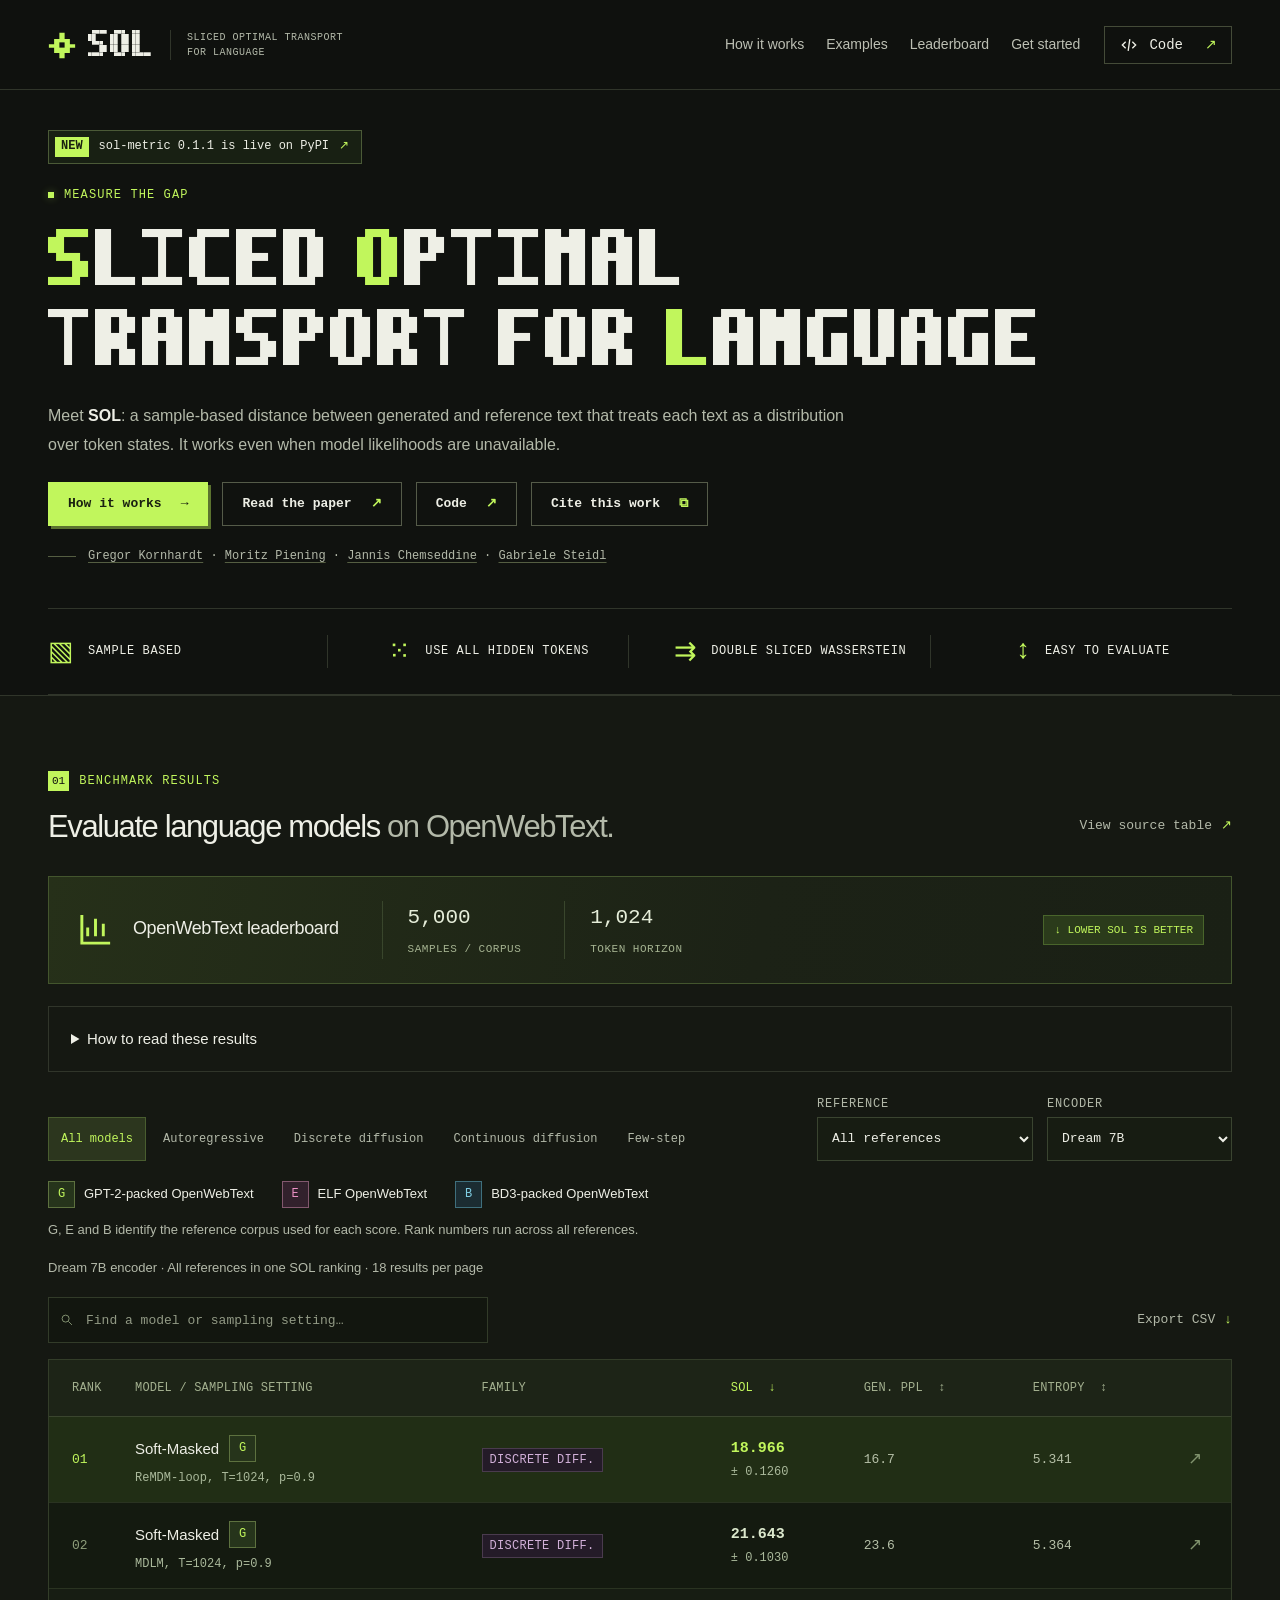
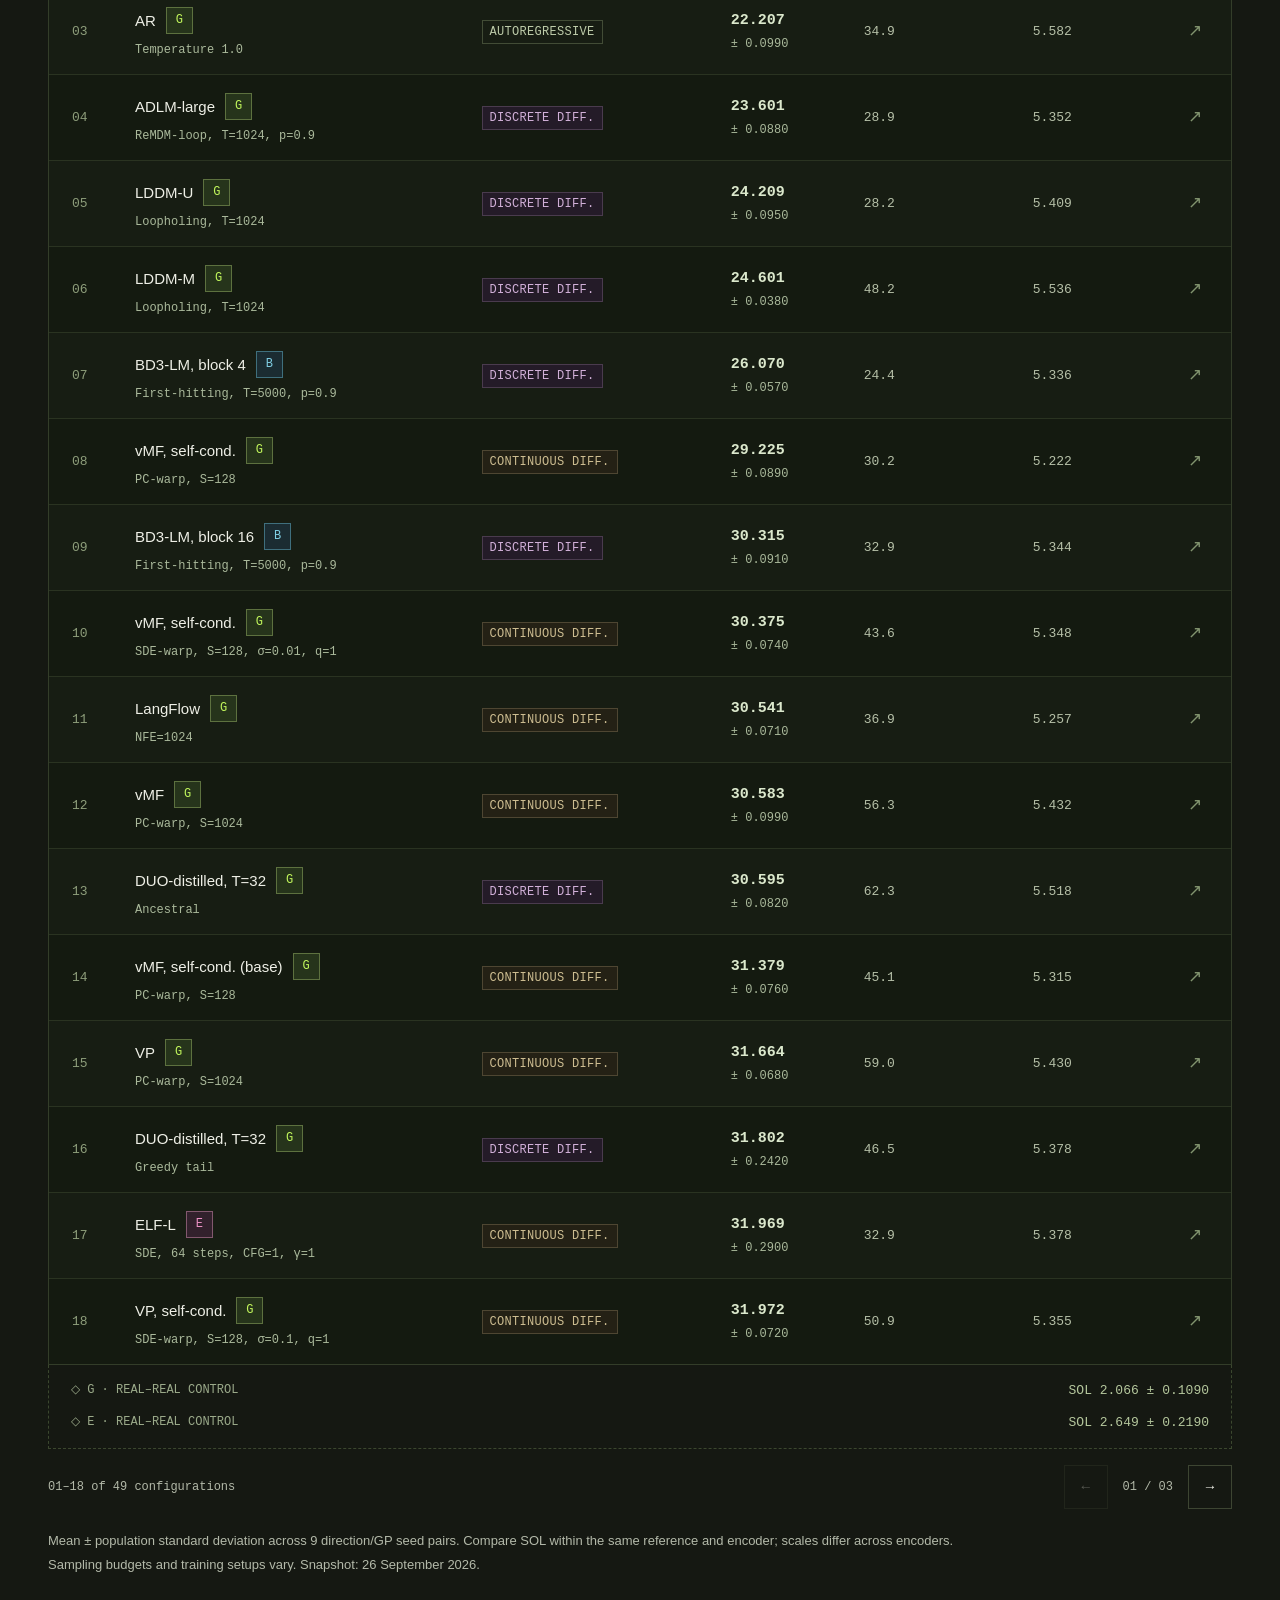
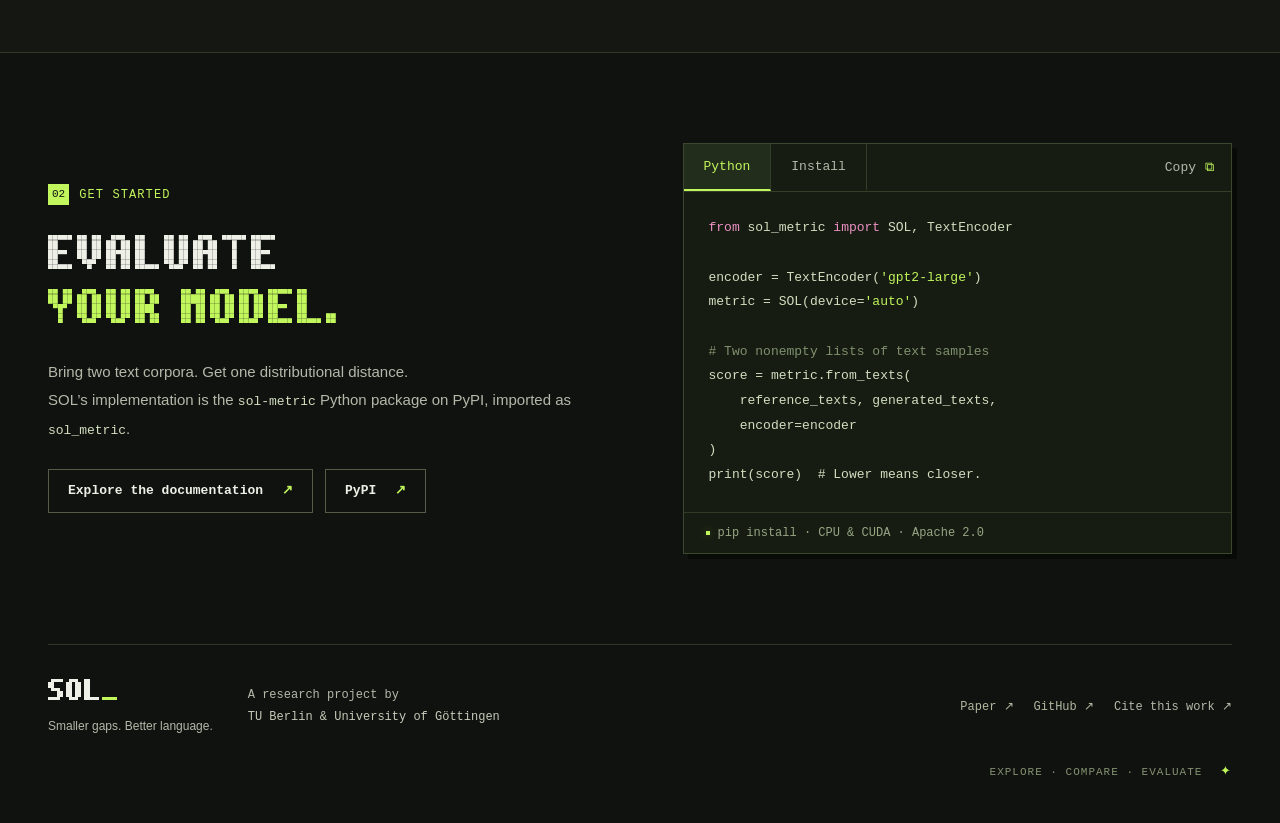
<file: site/index.html>
<!doctype html>
<html lang="en">
<head>
  <meta charset="UTF-8">
  <meta name="viewport" content="width=device-width, initial-scale=1">
  <meta name="theme-color" content="#10120f">
  <meta name="description" content="SOL: Sliced Optimal Transport for Language. A distance between text distributions and an OpenWebText leaderboard.">
  <title>SOL — Measure the gap.</title>
  <link rel="icon" type="image/svg+xml" href="./assets/favicon.svg">
  <link rel="preload" href="./assets/sol-pixel.woff2" as="font" type="font/woff2" crossorigin>
  <link rel="stylesheet" href="./styles.css">
  <link rel="stylesheet" href="./readability.css">
  <link rel="stylesheet" href="./prototype.css">
  <script type="module" src="./prototype-home.js"></script>
</head>
<body>
  <a class="skip-link" href="#main">Skip to content</a>
  <header class="site-header">
    <div class="container header-inner">
      <a class="brand" href="#" aria-label="SOL home"><svg class="brand-symbol" viewBox="0 0 32 32" aria-hidden="true"><path d="M13 2h6v7h6v6h6v4h-6v6h-6v6h-6v-6H7v-6H1v-4h6V9h6z" fill="currentColor"/><path d="M13 13h6v6h-6z" fill="#10120f"/></svg><span class="pixel">SOL</span><span class="brand-caption">SLICED OPTIMAL TRANSPORT<br>FOR LANGUAGE</span></a>
      <nav aria-label="Main navigation"><a class="nav-link" href="./how-it-works.html">How it works</a><a class="nav-link" href="./how-it-works.html#examples">Examples</a><a class="nav-link" href="#leaderboard">Leaderboard</a><a class="nav-link" href="#get-started">Get started</a></nav>
      <a class="github-link" href="https://github.com/GregorKornhardt/SOL" target="_blank" rel="noreferrer"><svg viewBox="0 0 24 24" fill="none" stroke="currentColor" stroke-width="1.6" aria-hidden="true"><path d="m8 8-4 4 4 4m8-8 4 4-4 4m-3-11-2 14"/></svg>Code <span>↗</span></a>
    </div>
  </header>

  <main id="main">
    <section class="hero container" aria-labelledby="hero-title">
      <div class="hero-heading">
        <a class="release-pill" href="https://pypi.org/project/sol-metric/" target="_blank" rel="noreferrer"><span>NEW</span> sol-metric 0.1.1 is live on PyPI <b>↗</b></a>
        <p class="eyebrow"><span class="status-dot"></span> MEASURE THE GAP</p>
        <h1 class="pixel" id="hero-title" aria-label="Sliced Optimal Transport for Language (SOL)"><span>S</span>LICED <span>O</span>PTIMAL TRANSPORT FOR <span>L</span>ANGUAGE</h1>
      </div>
      <div class="hero-copy">
        <p class="hero-description">Meet <strong>SOL</strong>: a sample-based distance between generated and reference text that treats each text as a distribution over token states. It works even when model likelihoods are unavailable.</p>
        <div class="hero-actions"><a class="button button-primary" href="./how-it-works.html">How it works <span>→</span></a><a class="button button-outline" href="https://arxiv.org/pdf/2610.06513" target="_blank" rel="noreferrer">Read the paper <span>↗</span></a><a class="button button-outline" href="https://github.com/GregorKornhardt/SOL" target="_blank" rel="noreferrer">Code <span>↗</span></a><button class="button button-outline" type="button" data-cite>Cite this work <span>⧉</span></button></div>
        <div class="hero-credit"><span class="credit-line"></span><span><a href="https://scholar.google.com/citations?user=9x3hGTYAAAAJ&amp;hl=de" target="_blank" rel="noreferrer">Gregor Kornhardt</a> · <a href="https://scholar.google.com/citations?user=2TTrhm0AAAAJ" target="_blank" rel="noreferrer">Moritz Piening</a> · <a href="https://jchemseddine.github.io/" target="_blank" rel="noreferrer">Jannis Chemseddine</a> · <a href="https://www.tu.berlin/imageanalysis/ueber-uns/team/prof-dr-gabriele-steidl" target="_blank" rel="noreferrer">Gabriele Steidl</a></span></div>
      </div>
    </section>

    <div class="feature-strip container"><div><span class="feature-icon">▧</span><span>SAMPLE BASED</span></div><div><span class="feature-icon">⁙</span><span>USE ALL HIDDEN TOKENS</span></div><div><span class="feature-icon">⇉</span><span>DOUBLE SLICED WASSERSTEIN</span></div><div><span class="feature-icon">↕</span><span>EASY TO EVALUATE</span></div></div>

    <section class="leaderboard-section" id="leaderboard" aria-labelledby="leaderboard-title"><div class="container">
      <div class="section-heading"><div><p class="eyebrow"><span class="section-number">01</span> BENCHMARK RESULTS</p><h2 id="leaderboard-title">Evaluate language models <span class="muted-heading">on OpenWebText.</span></h2></div><a class="text-button source-link" href="./assets/benchmark-source.tex" target="_blank" rel="noreferrer">View source table <span>↗</span></a></div>
      <div class="board-banner"><div class="benchmark-icon" aria-hidden="true"><svg viewBox="0 0 40 40"><path d="M6 5v29h29M12 27v-9m8 9V9m8 18V14" fill="none" stroke="currentColor" stroke-width="3"/></svg></div><div><h3>OpenWebText leaderboard</h3></div><div class="benchmark-stat"><strong>5,000</strong><span>SAMPLES / CORPUS</span></div><div class="benchmark-stat"><strong>1,024</strong><span>TOKEN HORIZON</span></div><div class="low-score-tag">↓ LOWER SOL IS BETTER</div></div>
      <details class="reference-guide"><summary>How to read these results</summary><div>
        <p><strong>Reference = the text to match.</strong> G uses held-out GPT-2-packed OpenWebText. E uses text decoded from ELF’s training corpus. B uses held-out OpenWebText in BD3-LM’s training format, without block-edge tokens. Every row carries its reference badge, G, E or B. All references share one SOL ranking. Rows are sorted together by the selected column.</p>
        <p><strong>Encoder = the token representation.</strong> Dream 7B and GPT-2 Large turn text into hidden token states before SOL compares them. Select one encoder for a comparison; their raw score scales differ. Dream 7B is selected by default.</p>
        <p><strong>Real–real control = sampling variation.</strong> Two finite samples of real text still differ. The control gives context for G and E; the table has no real–real control for B. Lower SOL means closer to that reference; it is not an individual text quality grade.</p>
      </div></details>
      <div class="leaderboard-controls"><div class="family-filters" role="group" aria-label="Model family"><button class="active" data-family="all" aria-pressed="true">All models</button><button data-family="autoregressive" aria-pressed="false">Autoregressive</button><button data-family="discrete" aria-pressed="false">Discrete diffusion</button><button data-family="continuous" aria-pressed="false">Continuous diffusion</button><button data-family="fewstep" aria-pressed="false">Few-step</button></div><div class="board-selects"><label>REFERENCE<select id="reference"><option value="all">All references</option><option value="G">G · GPT-2-packed OWT</option><option value="E">E · ELF OWT</option><option value="B">B · BD3-packed OWT</option></select></label><label>ENCODER<select id="encoder"><option value="gpt2">GPT-2 Large</option><option value="dream" selected>Dream 7B</option></select></label></div></div>
      <div id="reference-key" class="reference-key" tabindex="-1" aria-label="Reference badge key"><span><b class="reference-badge reference-g">G</b> GPT-2-packed OpenWebText</span><span><b class="reference-badge reference-e">E</b> ELF OpenWebText</span><span><b class="reference-badge reference-b">B</b> BD3-packed OpenWebText</span><p>G, E and B identify the reference corpus used for each score. Rank numbers run across all references.</p></div>
      <p id="board-context" class="board-context" role="status"></p>
      <div class="board-search-row"><label class="search-box"><svg viewBox="0 0 20 20" fill="none" stroke="currentColor" stroke-width="1.4" aria-hidden="true"><circle cx="8" cy="8" r="5"/><path d="m12 12 5 5"/></svg><input id="model-search" type="search" placeholder="Find a model or sampling setting…" aria-label="Search models and sampling settings"></label><button class="text-button" id="export-csv">Export CSV <span>↓</span></button></div>
      <p class="mobile-results-hint">Select a model for its family, perplexity, entropy, and full run details.</p>
      <div class="table-scroll" role="region" aria-label="Model results; select a model for full run details" tabindex="0"><table><caption class="sr-only">SOL benchmark results. Rows are sorted together by the selected metric. G and E badges identify different reference corpora. Ranks are based on ascending SOL across the selected references for the chosen encoder. Select a model for run details.</caption><thead><tr><th scope="col" class="rank-col">RANK</th><th scope="col" class="model-col">MODEL<span class="desktop-setting-heading"> / SAMPLING SETTING</span></th><th scope="col" class="family-col">FAMILY</th><th scope="col" class="score-col" aria-sort="ascending" id="sort-sol"><button data-sort="sol">SOL <span>↓</span></button></th><th scope="col" class="ppl-col" id="sort-ppl"><button data-sort="ppl">GEN. PPL <span>↕</span></button></th><th scope="col" class="entropy-col" id="sort-entropy"><button data-sort="entropy">ENTROPY <span>↕</span></button></th><th scope="col" class="detail-col"><span class="sr-only">Details</span></th></tr></thead><tbody id="leaderboard-body"><tr><td colspan="7" class="table-message">Loading benchmark results…</td></tr></tbody></table></div>
      <div class="reference-floor" id="reference-floor" aria-live="polite"></div>
      <div class="board-pagination"><p id="results-count" role="status">Loading configurations…</p><div><button class="square-button" id="prev-page" aria-label="Previous results page" disabled>←</button><span id="page-count">01 / 01</span><button class="square-button" id="next-page" aria-label="Next results page" disabled>→</button></div></div>
      <p class="benchmark-note">Mean ± population standard deviation across 9 direction/GP seed pairs. Compare SOL within the same reference and encoder; scales differ across encoders. Sampling budgets and training setups vary. Snapshot: 26 September 2026.</p>
    </div></section>

    <section class="section container get-started" id="get-started" aria-labelledby="start-title"><div><p class="eyebrow"><span class="section-number">02</span> GET STARTED</p><h2 class="pixel" id="start-title">EVALUATE<br><span>YOUR MODEL.</span></h2><p>Bring two text corpora. Get one distributional distance.<br>SOL’s implementation is the <code>sol-metric</code> Python package on PyPI, imported as <code>sol_metric</code>.</p><div class="start-links"><a class="button button-outline" href="https://github.com/GregorKornhardt/SOL#readme" target="_blank" rel="noreferrer">Explore the documentation <span>↗</span></a><a class="button button-outline" href="https://pypi.org/project/sol-metric/" target="_blank" rel="noreferrer">PyPI <span>↗</span></a></div></div><div class="code-panel"><div class="code-toolbar"><div role="tablist" aria-label="Code example"><button id="code-python" role="tab" aria-controls="code-content" aria-selected="true" data-code="python">Python</button><button id="code-install" role="tab" aria-controls="code-content" aria-selected="false" tabindex="-1" data-code="install">Install</button></div><button class="text-button" id="copy-code" aria-label="Copy code example">Copy <span>⧉</span></button></div><pre id="code-content" role="tabpanel" aria-labelledby="code-python" tabindex="0"><code id="code-example"></code></pre><div class="code-footnote"><span class="status-dot"></span> pip install · CPU & CUDA · Apache 2.0</div></div></section>
  </main>

  <footer class="site-footer container"><div><a class="brand" href="#"><span class="pixel">SOL<span class="lime">_</span></span></a><p>Smaller gaps. Better language.</p></div><div class="footer-credit">A research project by<br><span>TU Berlin & University of Göttingen</span></div><div class="footer-links"><a href="https://arxiv.org/pdf/2610.06513" target="_blank" rel="noreferrer">Paper ↗</a><a href="https://github.com/GregorKornhardt/SOL" target="_blank" rel="noreferrer">GitHub ↗</a><button class="text-button" id="cite-button" data-cite>Cite this work ↗</button></div><span class="footer-end">EXPLORE · COMPARE · EVALUATE <span class="lime">✦</span></span></footer>
  <dialog id="detail-dialog" aria-labelledby="detail-title"><div class="dialog-top"><span class="eyebrow">RUN DETAILS</span><button class="square-button dialog-close" aria-label="Close run details">×</button></div><h2 id="detail-title"></h2><div id="detail-content"></div></dialog>
  <dialog id="citation-dialog" aria-labelledby="citation-title"><div class="dialog-top"><span class="eyebrow">PASS IT ON</span><button class="square-button dialog-close" aria-label="Close citation">×</button></div><h2 id="citation-title">Cite SOL</h2><pre id="citation-text">@misc{kornhardt2026solmeasuringgapstext,
      title={SOL: Measuring Gaps between Text Distributions by Double Sliced Wasserstein Metrics},
      author={Gregor Kornhardt and Moritz Piening and Jannis Chemseddine and Gabriele Steidl},
      year={2026},
      eprint={2610.06513},
      archivePrefix={arXiv},
      primaryClass={cs.CL},
      url={https://arxiv.org/abs/2610.06513},
}</pre><button class="button button-primary" id="copy-citation">Copy BibTeX <span>⧉</span></button></dialog>
  <div class="toast" id="toast" role="status"></div>
  <noscript><div class="noscript">Enable JavaScript for the interactive demo and leaderboard, or <a href="./assets/benchmark-source.tex">download the results table</a>.</div></noscript>
</body>
</html>
</file>
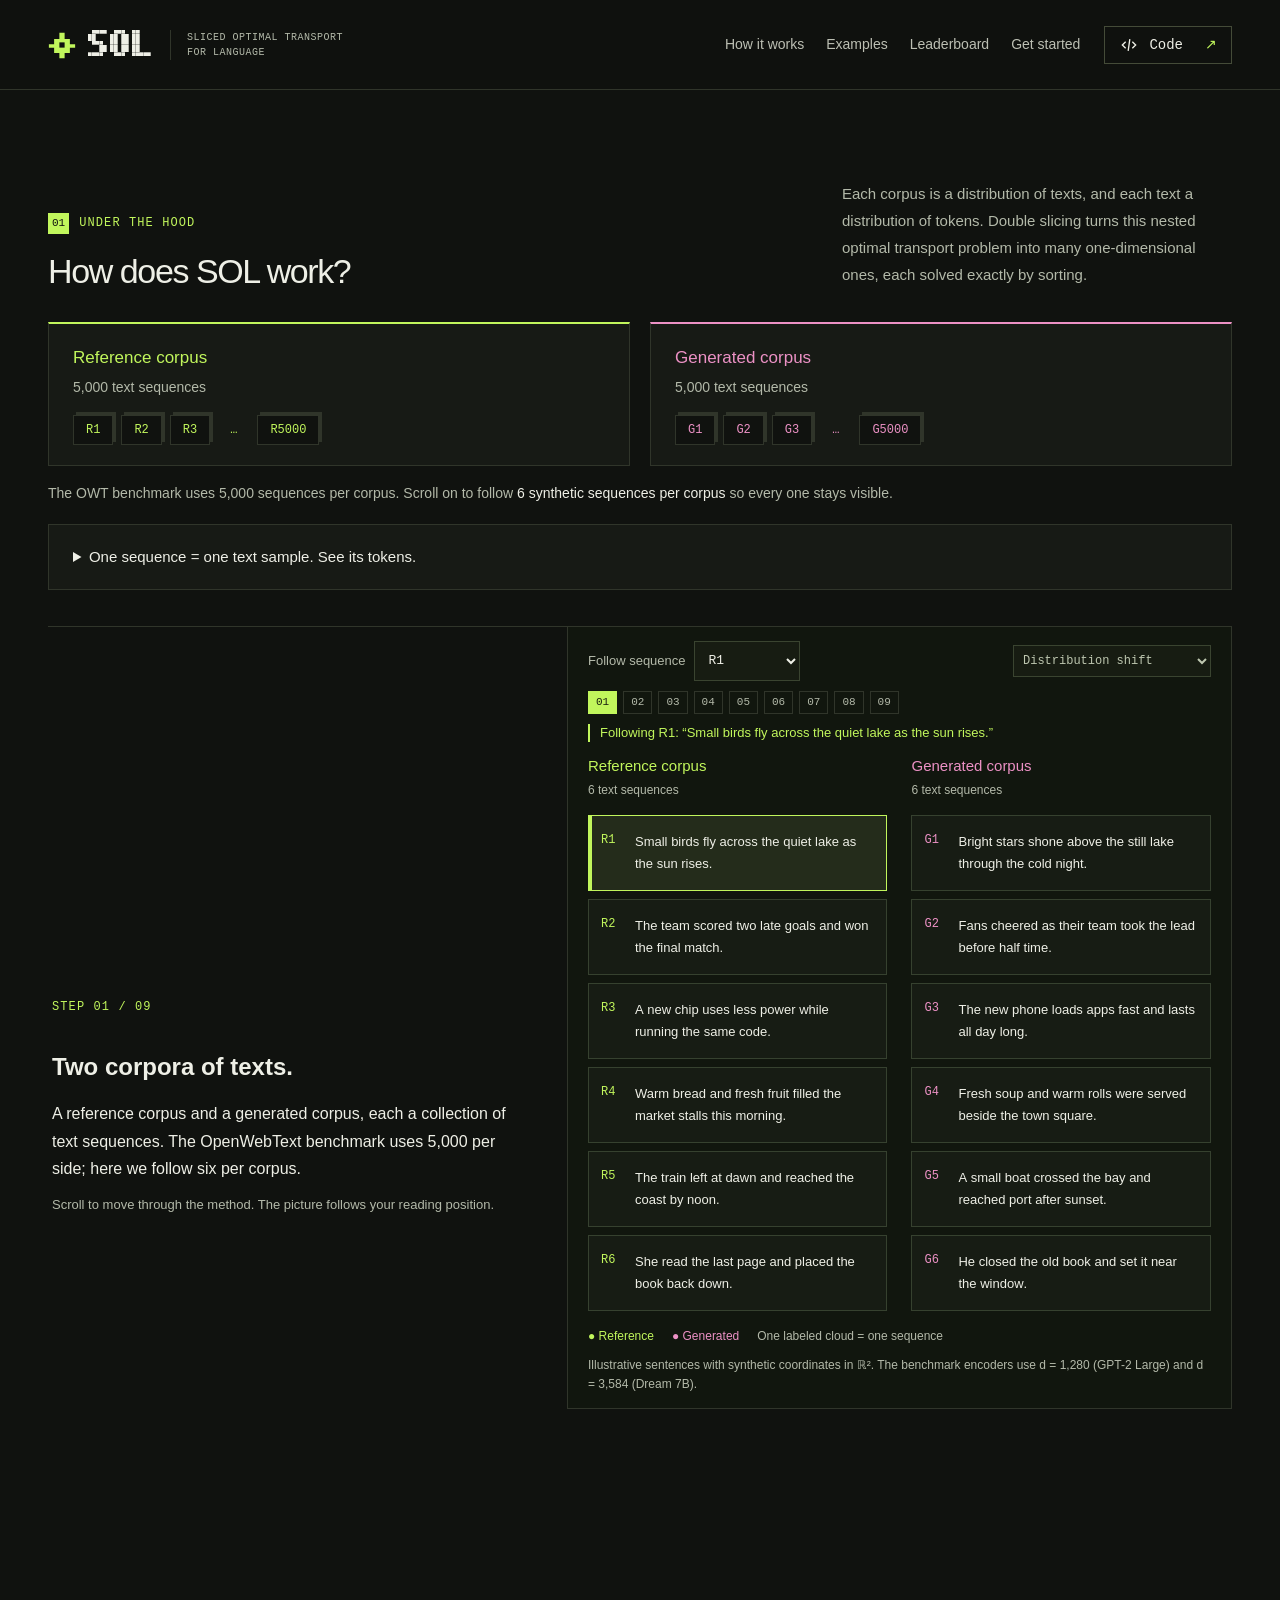
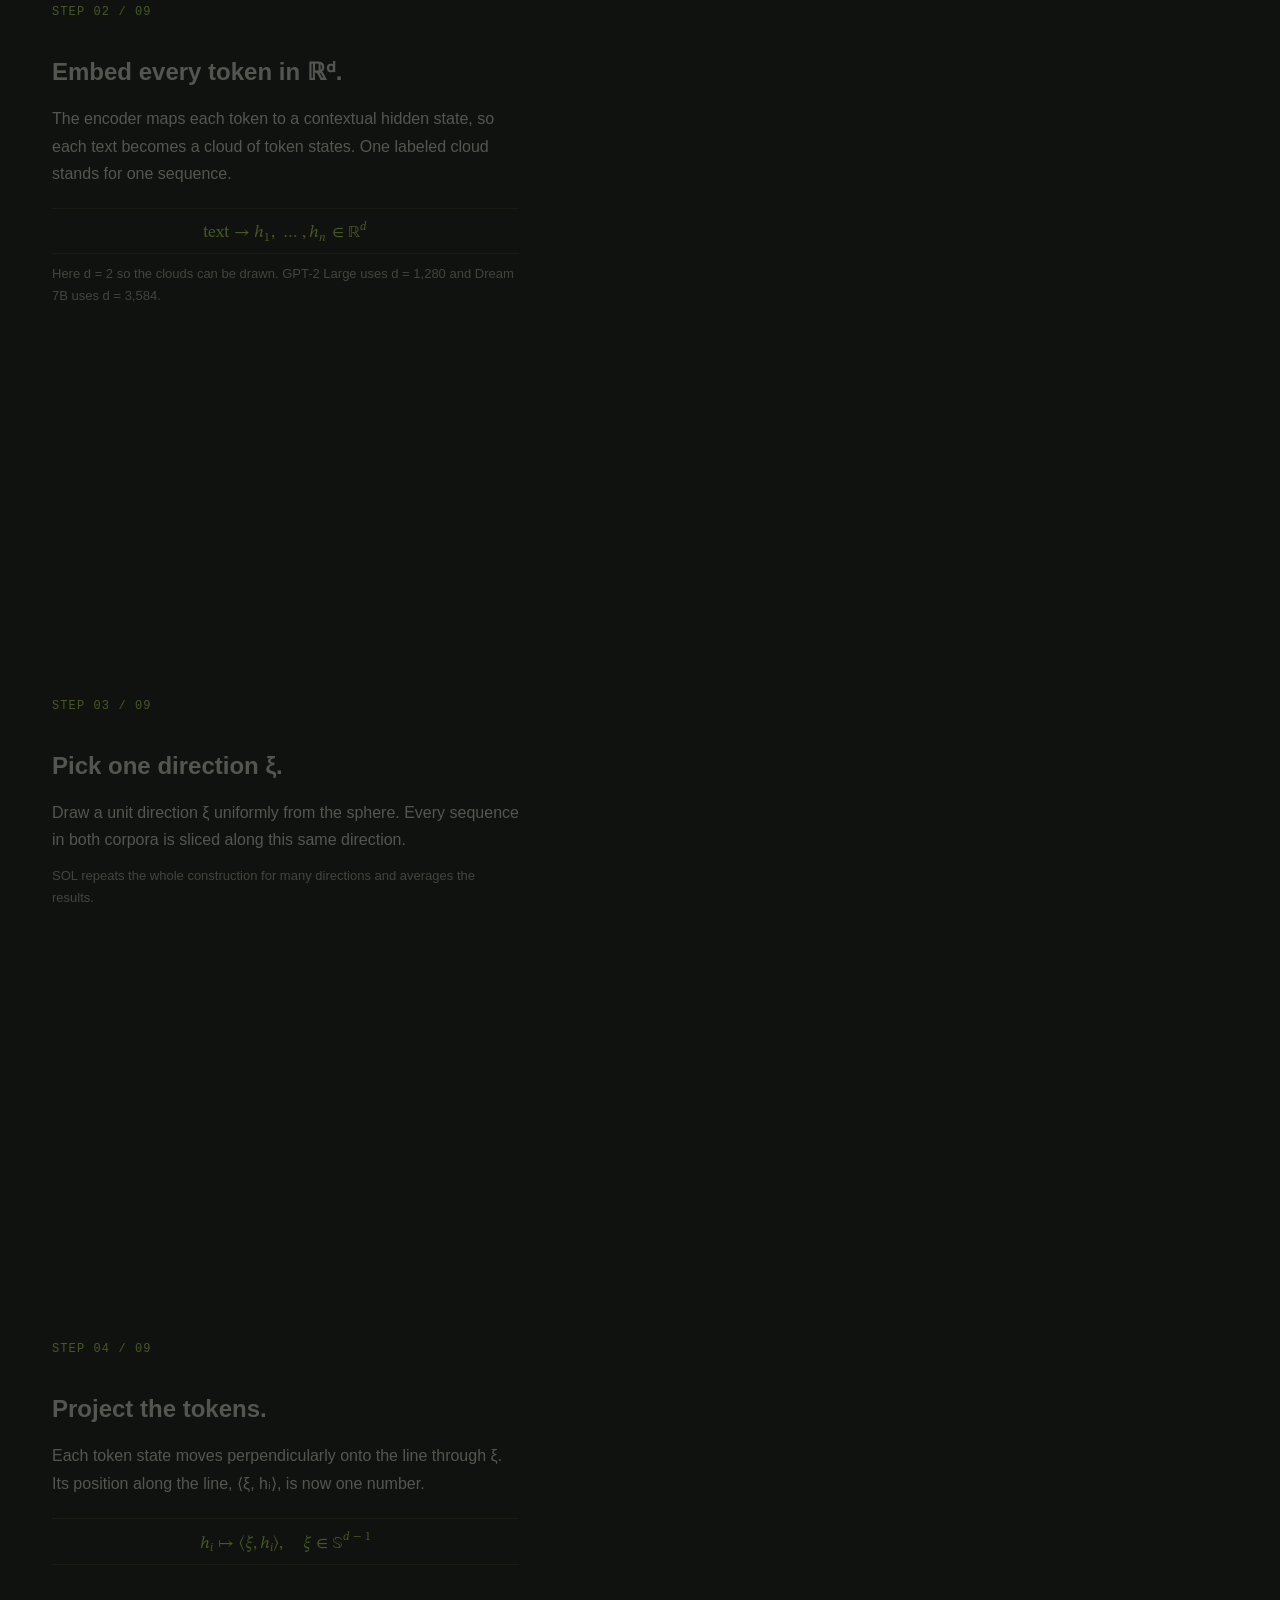
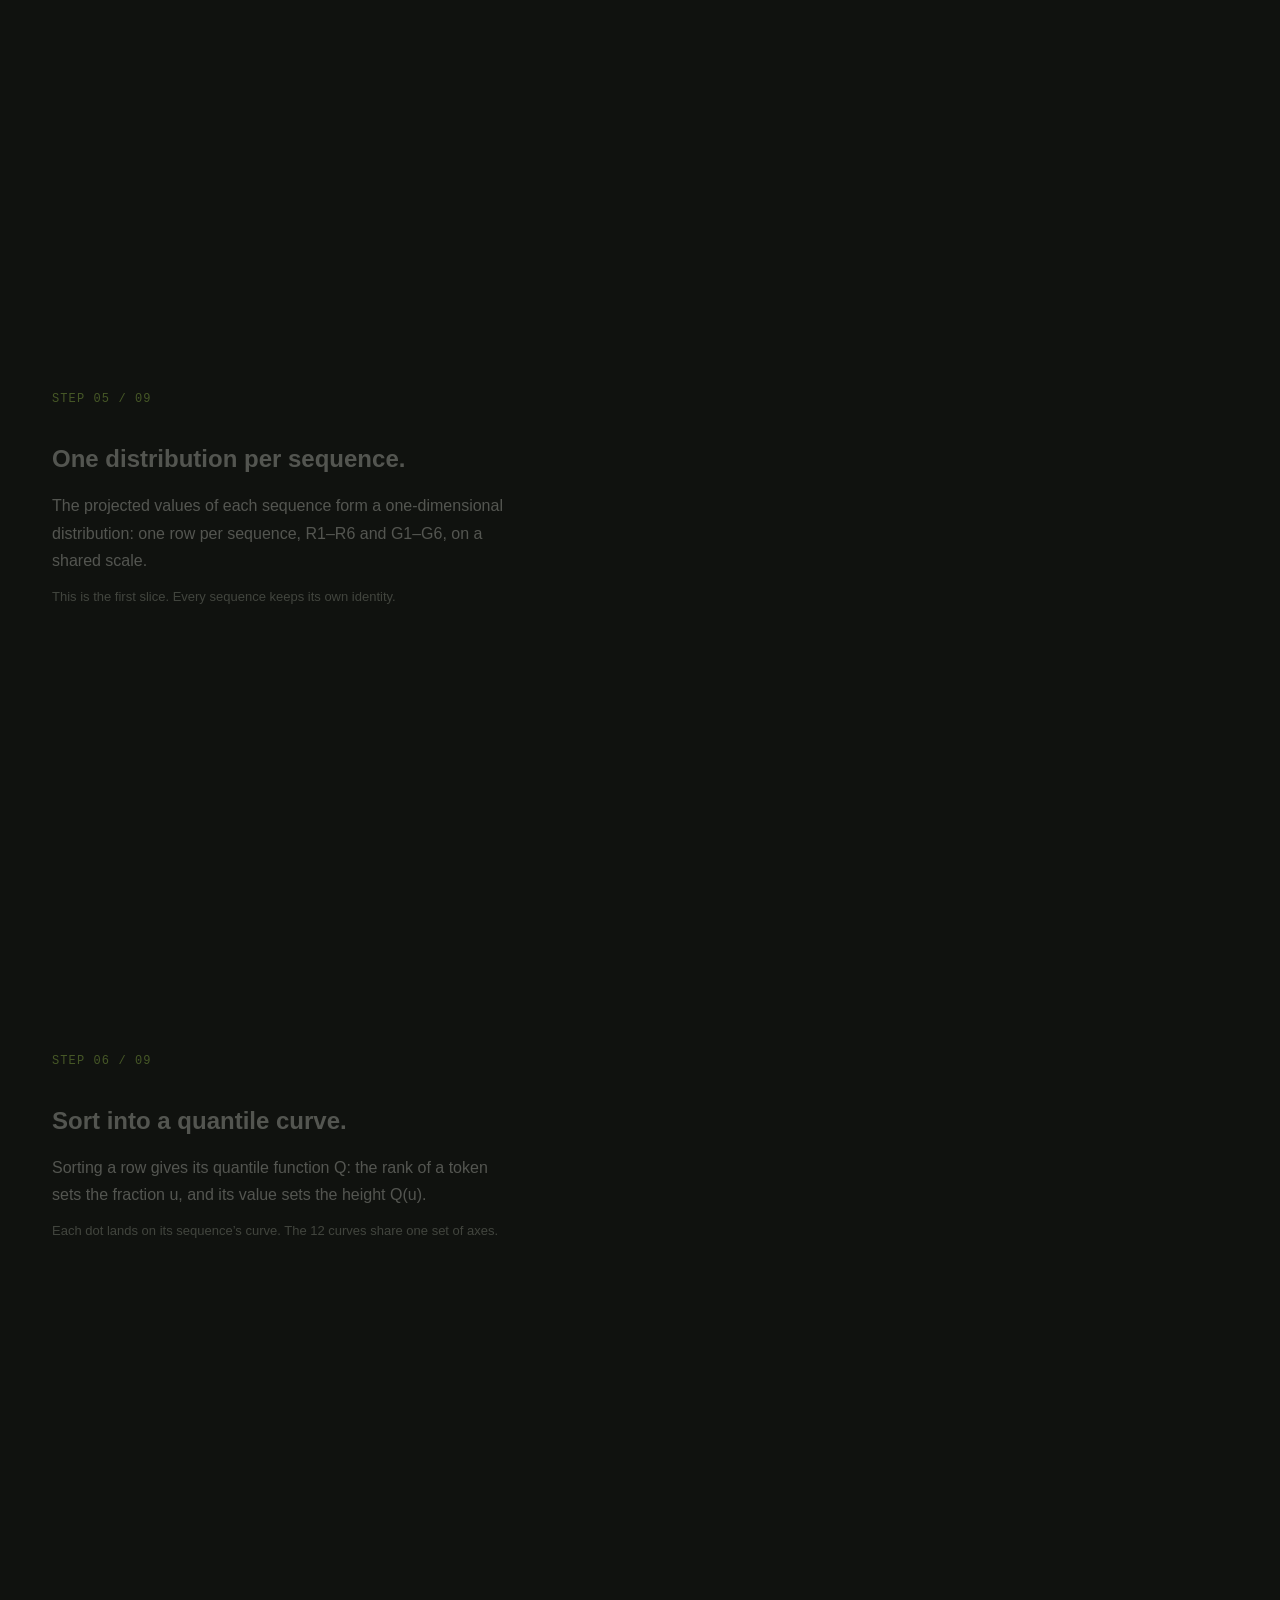
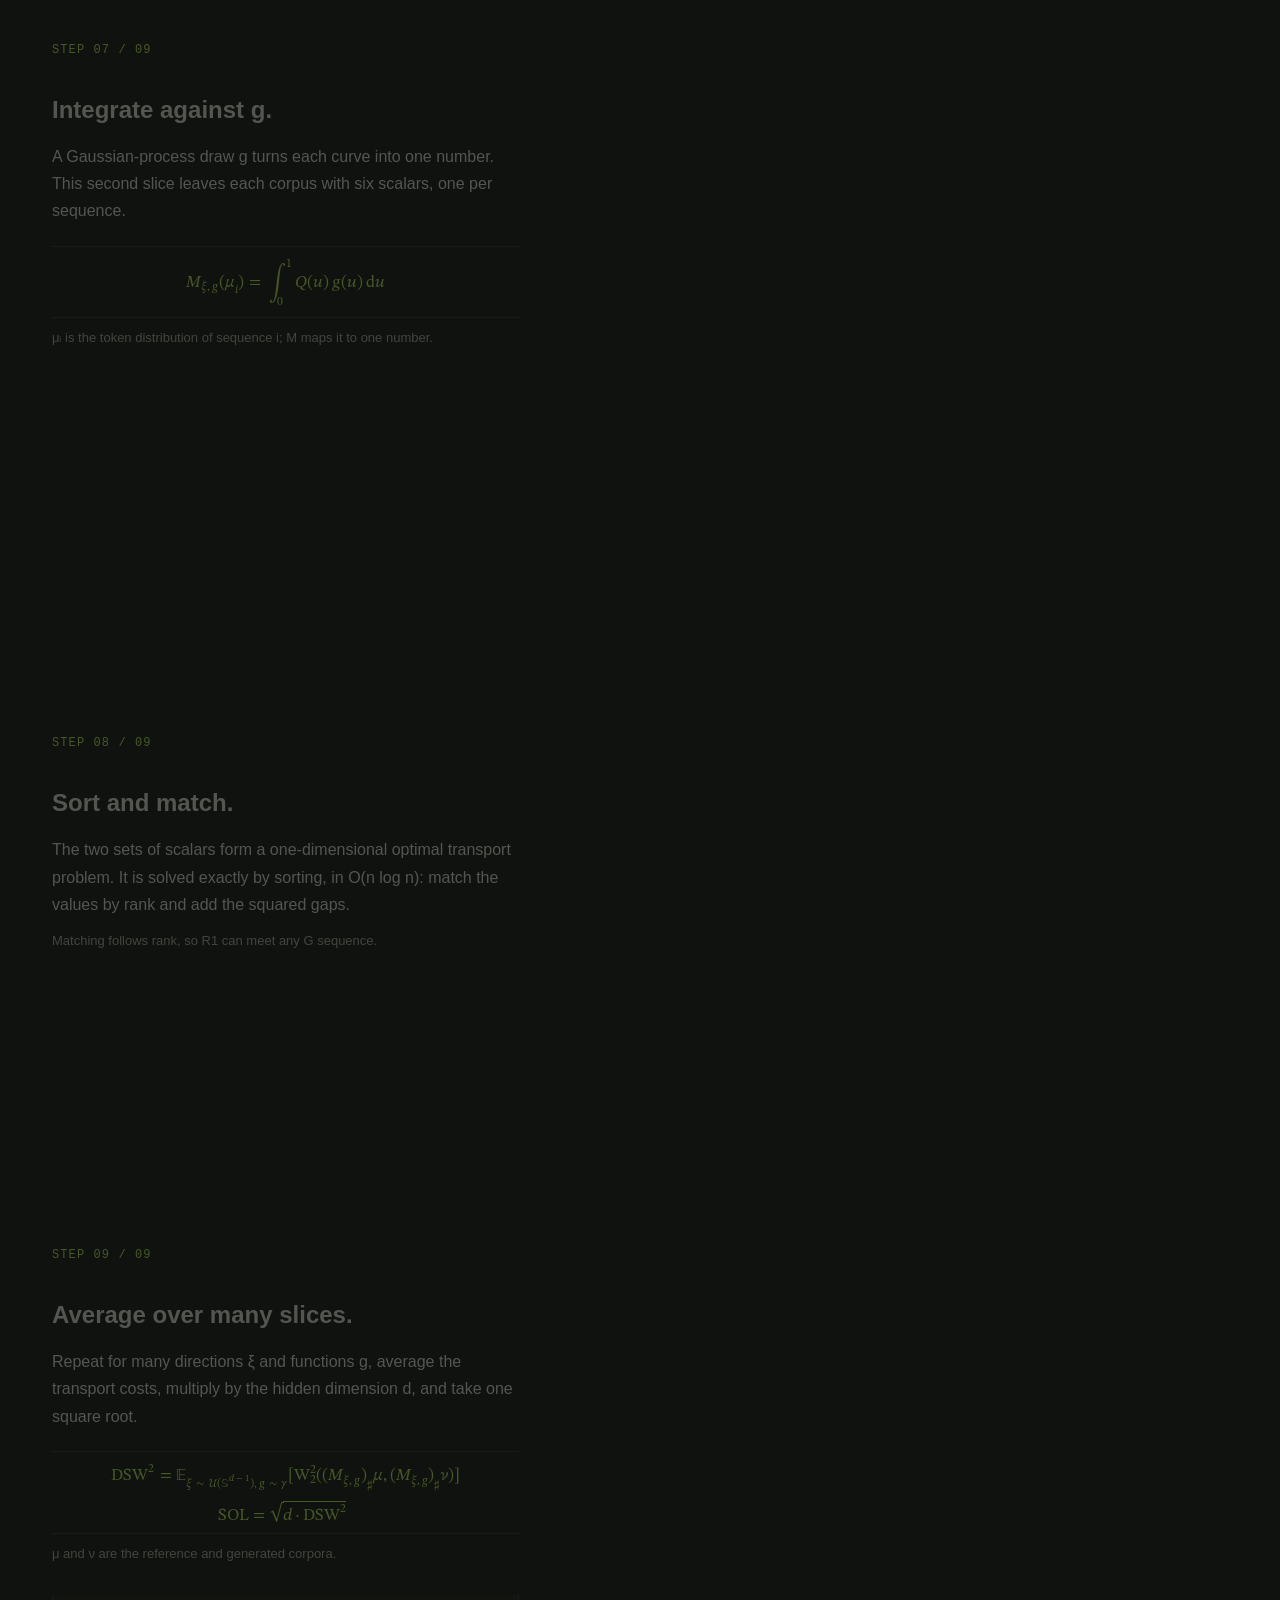
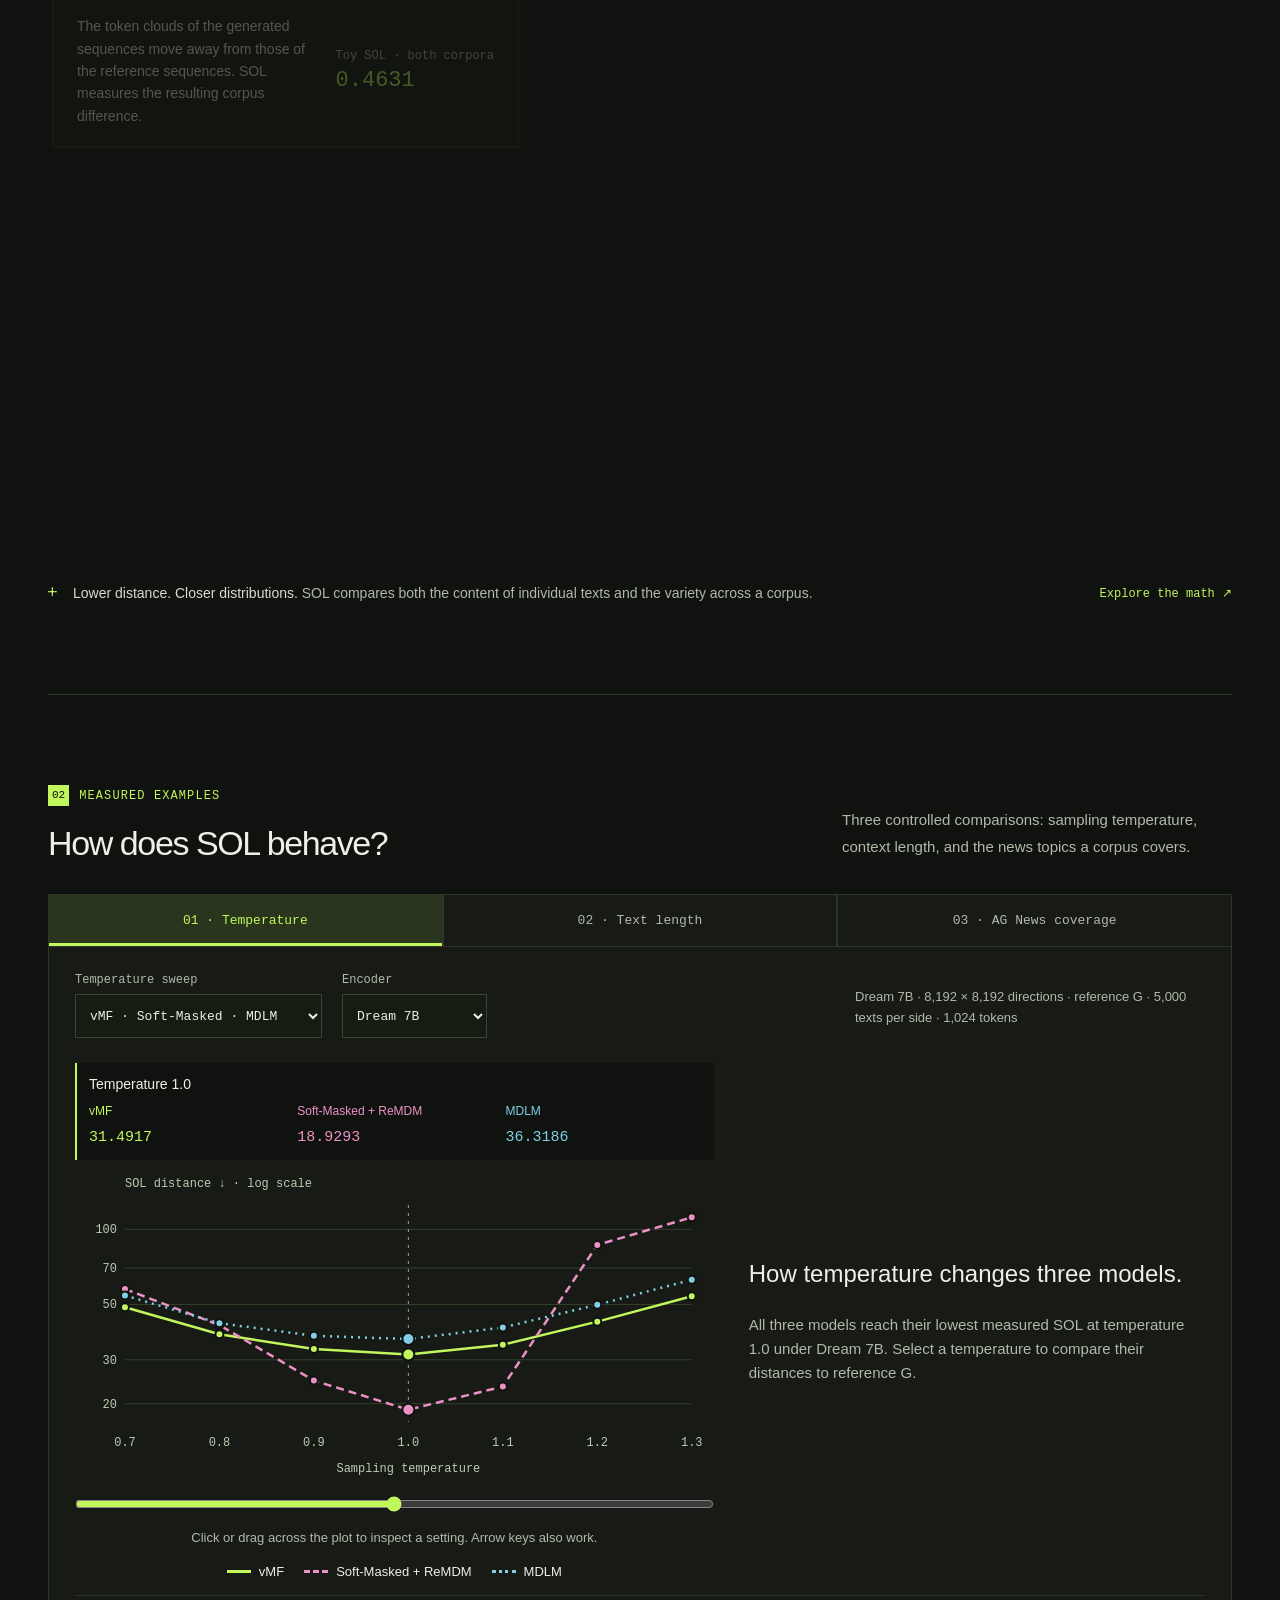
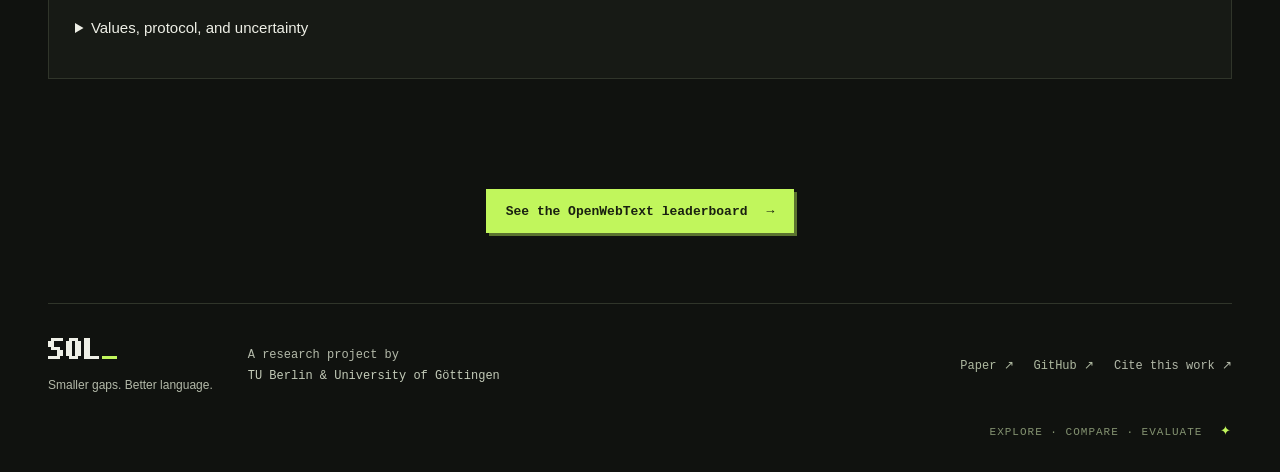
<file: site/how-it-works.html>
<!doctype html>
<html lang="en">
<head>
  <meta charset="UTF-8">
  <meta name="viewport" content="width=device-width, initial-scale=1">
  <meta name="theme-color" content="#10120f">
  <meta name="description" content="How SOL compares two text corpora with double slicing, step by step, and measured examples.">
  <title>How SOL works</title>
  <link rel="icon" type="image/svg+xml" href="./assets/favicon.svg">
  <link rel="preload" href="./assets/sol-pixel.woff2" as="font" type="font/woff2" crossorigin>
  <link rel="stylesheet" href="./styles.css">
  <link rel="stylesheet" href="./readability.css">
  <link rel="stylesheet" href="./prototype.css">
  <script type="module" src="./prototype-method.js"></script>
</head>
<body>
  <a class="skip-link" href="#main">Skip to content</a>
  <header class="site-header">
    <div class="container header-inner">
      <a class="brand" href="./index.html" aria-label="SOL home"><svg class="brand-symbol" viewBox="0 0 32 32" aria-hidden="true"><path d="M13 2h6v7h6v6h6v4h-6v6h-6v6h-6v-6H7v-6H1v-4h6V9h6z" fill="currentColor"/><path d="M13 13h6v6h-6z" fill="#10120f"/></svg><span class="pixel">SOL</span><span class="brand-caption">SLICED OPTIMAL TRANSPORT<br>FOR LANGUAGE</span></a>
      <nav aria-label="Main navigation"><a class="nav-link" href="#method" aria-current="page">How it works</a><a class="nav-link" href="#examples">Examples</a><a class="nav-link" href="./index.html#leaderboard">Leaderboard</a><a class="nav-link" href="./index.html#get-started">Get started</a></nav>
      <a class="github-link" href="https://github.com/GregorKornhardt/SOL" target="_blank" rel="noreferrer"><svg viewBox="0 0 24 24" fill="none" stroke="currentColor" stroke-width="1.6" aria-hidden="true"><path d="m8 8-4 4 4 4m8-8 4 4-4 4m-3-11-2 14"/></svg>Code <span>↗</span></a>
    </div>
  </header>

  <main id="main">
    <section class="section container" id="method" aria-labelledby="method-title">
      <div class="section-heading"><div><p class="eyebrow"><span class="section-number">01</span> UNDER THE HOOD</p><h2 id="method-title">How does SOL work?</h2></div><p>Each corpus is a distribution of texts, and each text a distribution of tokens. Double slicing turns this nested optimal transport problem into many one-dimensional ones, each solved exactly by sorting.</p></div>
      <div class="corpus-inputs" aria-label="The two corpora compared by SOL">
        <div class="corpus-input corpus-0"><h3>Reference corpus</h3><p>5,000 text sequences</p><div class="corpus-stack" aria-hidden="true"><span>R1</span><span>R2</span><span>R3</span><span>…</span><span>R5000</span></div></div>
        <div class="corpus-input corpus-1"><h3>Generated corpus</h3><p>5,000 text sequences</p><div class="corpus-stack" aria-hidden="true"><span>G1</span><span>G2</span><span>G3</span><span>…</span><span>G5000</span></div></div>
      </div>
      <p class="demo-scale">The OWT benchmark uses 5,000 sequences per corpus. Scroll on to follow <strong>6 synthetic sequences per corpus</strong> so every one stays visible.</p>
      <details class="sequence-guide">
        <summary id="sequence-guide-title">One sequence = one text sample. See its tokens.</summary>
        <div class="sequence-guide-content"><div class="sequence-example"><p>A sequence can be a sentence, a passage, or a fixed-length chunk. For example:</p><blockquote>Small birds fly across the quiet lake as the sun rises.</blockquote><div class="token-example" aria-label="Illustrative split into twelve tokens"><span>Small</span><span>birds</span><span>fly</span><span>across</span><span>the</span><span>quiet</span><span>lake</span><span>as</span><span>the</span><span>sun</span><span>rises</span><span>.</span></div><p class="sequence-note">A token can be a word, part of a word, or punctuation. This token split illustrates the idea; the plotted positions are synthetic.</p></div>
        <dl class="sequence-key"><div><dt>One dot → one token state</dt><dd>The encoder represents each token with a vector that depends on its context.</dd></div><div><dt>One cloud → one sequence</dt><dd>Keep all token states from one text sample together in one cloud.</dd></div><div><dt>One corpus → many sequences</dt><dd>Green cards R1–R6 form the reference corpus. Pink cards G1–G6 form the generated corpus.</dd></div></dl></div>
      </details>
      <div class="scrolly" id="scrolly">
        <div class="scrolly-visual">
          <div class="scrolly-panel method-visual">
  <div class="visual-toolbar"><label class="trace-selector">Follow sequence<select id="trace-select" aria-describedby="sequence-select-hint"><optgroup label="Reference"><option value="0-0">R1</option><option value="0-1">R2</option><option value="0-2">R3</option><option value="0-3">R4</option><option value="0-4">R5</option><option value="0-5">R6</option></optgroup><optgroup label="Generated"><option value="1-0">G1</option><option value="1-1">G2</option><option value="1-2">G3</option><option value="1-3">G4</option><option value="1-4">G5</option><option value="1-5">G6</option></optgroup></select></label><label class="scenario-label"><span class="sr-only">Demo scenario</span><select id="scenario"><option value="shift">Distribution shift</option><option value="match">Identical distributions</option><option value="collapse">Mode collapse</option><option value="spread">Narrower token clouds</option></select></label><p id="sequence-select-hint">Select a sequence here or in the plot. Its label stays with it through all four steps.</p></div>
            <ol class="scrolly-progress" aria-label="Walkthrough steps"><li><a href="#step-1" aria-label="Step 1: Two corpora of texts.">01</a></li><li><a href="#step-2" aria-label="Step 2: Embed every token in ℝᵈ.">02</a></li><li><a href="#step-3" aria-label="Step 3: Pick one direction ξ.">03</a></li><li><a href="#step-4" aria-label="Step 4: Project the tokens.">04</a></li><li><a href="#step-5" aria-label="Step 5: One distribution per sequence.">05</a></li><li><a href="#step-6" aria-label="Step 6: Sort into a quantile curve.">06</a></li><li><a href="#step-7" aria-label="Step 7: Integrate against g.">07</a></li><li><a href="#step-8" aria-label="Step 8: Sort and match.">08</a></li><li><a href="#step-9" aria-label="Step 9: Average over many slices.">09</a></li></ol>
            <p class="scrolly-trace" id="scrolly-trace" aria-live="polite"></p>
            <div class="scrolly-stage"><div id="method-diagram" role="group" aria-label="Six reference and six generated sequences" aria-describedby="method-visual-caption"></div><p id="method-visual-caption"></p></div>
          </div>
        </div>
        <div class="scrolly-steps">
          <article class="scrolly-step" id="step-1" data-step="0"><p class="eyebrow">STEP 01 / 09</p><h3>Two corpora of texts.</h3><p>A reference corpus and a generated corpus, each a collection of text sequences. The OpenWebText benchmark uses 5,000 per side; here we follow six per corpus.</p><p class="scrolly-note">Scroll to move through the method. The picture follows your reading position.</p></article>
          <article class="scrolly-step" id="step-2" data-step="1"><p class="eyebrow">STEP 02 / 09</p><h3>Embed every token in ℝᵈ.</h3><p>The encoder maps each token to a contextual hidden state, so each text becomes a cloud of token states. One labeled cloud stands for one sequence.</p><div class="formula" data-formula="0"></div><p class="scrolly-note">Here d = 2 so the clouds can be drawn. GPT-2 Large uses d = 1,280 and Dream 7B uses d = 3,584.</p></article>
          <article class="scrolly-step" id="step-3" data-step="2"><p class="eyebrow">STEP 03 / 09</p><h3>Pick one direction ξ.</h3><p>Draw a unit direction ξ uniformly from the sphere. Every sequence in both corpora is sliced along this same direction.</p><p class="scrolly-note">SOL repeats the whole construction for many directions and averages the results.</p></article>
          <article class="scrolly-step" id="step-4" data-step="3"><p class="eyebrow">STEP 04 / 09</p><h3>Project the tokens.</h3><p>Each token state moves perpendicularly onto the line through ξ. Its position along the line, ⟨ξ, hᵢ⟩, is now one number.</p><div class="formula" data-formula="1"></div></article>
          <article class="scrolly-step" id="step-5" data-step="4"><p class="eyebrow">STEP 05 / 09</p><h3>One distribution per sequence.</h3><p>The projected values of each sequence form a one-dimensional distribution: one row per sequence, R1–R6 and G1–G6, on a shared scale.</p><p class="scrolly-note">This is the first slice. Every sequence keeps its own identity.</p></article>
          <article class="scrolly-step" id="step-6" data-step="5"><p class="eyebrow">STEP 06 / 09</p><h3>Sort into a quantile curve.</h3><p>Sorting a row gives its quantile function Q: the rank of a token sets the fraction u, and its value sets the height Q(u).</p><p class="scrolly-note">Each dot lands on its sequence’s curve. The 12 curves share one set of axes.</p></article>
          <article class="scrolly-step" id="step-7" data-step="6"><p class="eyebrow">STEP 07 / 09</p><h3>Integrate against g.</h3><p>A Gaussian-process draw g turns each curve into one number. This second slice leaves each corpus with six scalars, one per sequence.</p><div class="formula" data-formula="2"></div><p class="scrolly-note">μᵢ is the token distribution of sequence i; M maps it to one number.</p></article>
          <article class="scrolly-step" id="step-8" data-step="7"><p class="eyebrow">STEP 08 / 09</p><h3>Sort and match.</h3><p>The two sets of scalars form a one-dimensional optimal transport problem. It is solved exactly by sorting, in O(n log n): match the values by rank and add the squared gaps.</p><p class="scrolly-note">Matching follows rank, so R1 can meet any G sequence.</p></article>
          <article class="scrolly-step" id="step-9" data-step="8"><p class="eyebrow">STEP 09 / 09</p><h3>Average over many slices.</h3><p>Repeat for many directions ξ and functions g, average the transport costs, multiply by the hidden dimension d, and take one square root.</p><div class="formula" data-formula="3"></div><p class="scrolly-note">μ and ν are the reference and generated corpora.</p><div class="method-comparison scrolly-score" aria-live="polite"><p id="scenario-explanation"></p><dl><div><dt>Toy SOL · both corpora</dt><dd id="method-sol"></dd></div></dl></div></article>
        </div>
      </div>
      <div class="method-takeaway"><span class="pixel mini-pixel">+</span><p><strong>Lower distance. Closer distributions.</strong> SOL compares both the content of individual texts and the variety across a corpus.</p><a href="https://arxiv.org/pdf/2610.06513#page=5" target="_blank" rel="noreferrer">Explore the math ↗</a></div>
    </section>

    <section class="section container evidence-section" id="examples" aria-labelledby="examples-title">
      <div class="section-heading"><div><p class="eyebrow"><span class="section-number">02</span> MEASURED EXAMPLES</p><h2 id="examples-title">How does SOL behave?</h2></div><p>Three controlled comparisons: sampling temperature, context length, and the news topics a corpus covers.</p></div>
      <div class="evidence-tabs" role="tablist" aria-label="Measured examples">
        <button role="tab" id="example-temperature" aria-selected="true" aria-controls="evidence-panel" data-experiment="temperature">01 · Temperature</button>
        <button role="tab" id="example-length" aria-selected="false" aria-controls="evidence-panel" tabindex="-1" data-experiment="length">02 · Text length</button>
        <button role="tab" id="example-coverage" aria-selected="false" aria-controls="evidence-panel" tabindex="-1" data-experiment="coverage">03 · AG News coverage</button>
      </div>
      <div id="evidence-panel" class="evidence-panel" role="tabpanel" aria-labelledby="example-temperature" tabindex="0">
        <div class="evidence-controls">
          <label id="evidence-sweep-label">Temperature sweep<select id="evidence-sweep"><option value="models">vMF · Soft-Masked · MDLM</option><option value="gpt2">GPT-2 Large generation</option></select></label>
          <label id="evidence-encoder-label">Encoder<select id="evidence-encoder"><option value="dream">Dream 7B</option><option value="gpt2">GPT-2 Large</option></select></label>
          <label id="evidence-length-label">Token cap<select id="evidence-length"><option value="1024">1,024</option><option value="512">512</option></select></label>
          <label id="evidence-generator-label" hidden>Generator<select id="evidence-generator"><option value="gpt2">GPT-2</option><option value="gpt2-medium">GPT-2 Medium</option><option value="gpt2-large">GPT-2 Large</option><option value="gpt2-xl">GPT-2 XL</option></select></label>
          <label id="evidence-path-label" hidden>AG News change<select id="evidence-path"><option value="Q2_to_Q1">Remove Sports</option><option value="Q2_to_Q3">Add Business + Sci/Tech</option></select></label>
          <p id="evidence-context"></p>
        </div>
        <div class="evidence-layout"><div class="evidence-plot"><div class="evidence-readout"><label for="evidence-setting" id="evidence-setting-label">Inspect a setting</label><p id="evidence-selected" class="evidence-value" aria-live="polite"></p></div><div id="evidence-chart" class="evidence-chart" role="slider" tabindex="-1" aria-label="Measured experiment setting" aria-disabled="true" aria-valuemin="0" aria-valuemax="6" aria-valuenow="3" aria-describedby="evidence-chart-hint"></div><input id="evidence-setting" type="range" min="0" max="6" value="3" disabled><p id="evidence-chart-hint" class="evidence-chart-hint">Click or drag across the plot to inspect a setting. Arrow keys also work.</p><p class="chart-legend" id="evidence-legend"></p><p id="evidence-mixture" hidden></p></div><div class="evidence-reading"><h3 id="evidence-title">Loading measured examples…</h3><p id="evidence-summary"></p></div></div>
        <figure id="evidence-excerpt"><figcaption>Corpus excerpt · GPT-2 Large · first saved document</figcaption><blockquote id="evidence-text"></blockquote></figure>
        <details class="evidence-details"><summary>Values, protocol, and uncertainty</summary><p id="evidence-protocol"></p><p id="evidence-uncertainty"></p><p id="evidence-source" hidden></p><div class="table-scroll" role="region" tabindex="0" aria-label="Measured experiment values"><table><caption id="evidence-table-caption">Measured distances</caption><thead id="evidence-table-head"></thead><tbody id="evidence-table-body"></tbody></table></div><p><a href="./assets/evidence.csv" download>Download all values (CSV) ↓</a> · <a href="./assets/evidence.json" download>Data and source hashes (JSON) ↓</a> · <a href="./assets/coverage-manifest.json" download>AG News protocol and provenance ↓</a></p></details>
      </div>
      <noscript><p><a href="./assets/evidence.csv">Download the measured examples as CSV.</a></p></noscript>
    </section>

    <section class="section container prototype-next"><a class="button button-primary" href="./index.html#leaderboard">See the OpenWebText leaderboard <span>→</span></a></section>
  </main>

  <footer class="site-footer container"><div><a class="brand" href="./index.html"><span class="pixel">SOL<span class="lime">_</span></span></a><p>Smaller gaps. Better language.</p></div><div class="footer-credit">A research project by<br><span>TU Berlin & University of Göttingen</span></div><div class="footer-links"><a href="https://arxiv.org/pdf/2610.06513" target="_blank" rel="noreferrer">Paper ↗</a><a href="https://github.com/GregorKornhardt/SOL" target="_blank" rel="noreferrer">GitHub ↗</a><button class="text-button" id="cite-button" data-cite>Cite this work ↗</button></div><span class="footer-end">EXPLORE · COMPARE · EVALUATE <span class="lime">✦</span></span></footer>
  <dialog id="citation-dialog" aria-labelledby="citation-title"><div class="dialog-top"><span class="eyebrow">PASS IT ON</span><button class="square-button dialog-close" aria-label="Close citation">×</button></div><h2 id="citation-title">Cite SOL</h2><pre id="citation-text">@misc{kornhardt2026solmeasuringgapstext,
      title={SOL: Measuring Gaps between Text Distributions by Double Sliced Wasserstein Metrics},
      author={Gregor Kornhardt and Moritz Piening and Jannis Chemseddine and Gabriele Steidl},
      year={2026},
      eprint={2610.06513},
      archivePrefix={arXiv},
      primaryClass={cs.CL},
      url={https://arxiv.org/abs/2610.06513},
}</pre><button class="button button-primary" id="copy-citation">Copy BibTeX <span>⧉</span></button></dialog>
  <div class="toast" id="toast" role="status"></div>
</body>
</html>
</file>
<file: site/styles.css>
@font-face{font-family:SolPixel;src:url('./assets/sol-pixel.woff2') format('woff2');font-display:swap}
:root{--bg:#10120f;--surface:#171a15;--surface-2:#1d2119;--line:#30352a;--muted:#9a9e90;--text:#eeefe6;--lime:#c1f65c;--pink:#ec91c5;--mono:'SFMono-Regular',Consolas,'Liberation Mono',monospace;--sans:Arial,Helvetica,sans-serif;color-scheme:dark}
*{box-sizing:border-box}html{scroll-behavior:smooth;scroll-padding-top:100px}body{margin:0;background:var(--bg);color:var(--text);font-family:var(--sans);font-size:15px;line-height:1.6}button,input,select{font:inherit}button,a,input,select{-webkit-tap-highlight-color:transparent}button,a{touch-action:manipulation}button{cursor:pointer}a{color:inherit;text-decoration:none}button{color:inherit}button:disabled{opacity:.3;cursor:default}button,input,select{border-radius:0}button:focus-visible,a:focus-visible,input:focus-visible,select:focus-visible,[tabindex]:focus-visible{outline:2px solid var(--lime);outline-offset:5px}::selection{background:var(--lime);color:var(--bg)}.container{width:min(1240px,calc(100% - 96px));margin-inline:auto}.pixel{font-family:SolPixel,var(--mono);font-weight:400}.lime{color:var(--lime)}.pink{color:var(--pink)}.dim{color:#505842}.sr-only{position:absolute;width:1px;height:1px;padding:0;margin:-1px;overflow:hidden;clip:rect(0,0,0,0);white-space:nowrap;border:0}.skip-link{position:absolute;top:-100px;left:20px;z-index:20;background:var(--lime);color:var(--bg);padding:12px}.skip-link:focus{top:8px}.site-header{border-bottom:1px solid var(--line);background:#10120ff2;position:sticky;top:0;z-index:10;backdrop-filter:blur(12px)}.header-inner{height:89px;display:flex;align-items:center;justify-content:space-between;gap:24px}.brand{display:inline-flex;align-items:center;gap:12px}.brand>.pixel{font-size:31px;line-height:1}.brand-symbol{width:28px;height:28px;color:var(--lime)}.brand-caption{font:11px/1.5 var(--mono);letter-spacing:1.15px;color:var(--muted);border-left:1px solid var(--line);padding-left:16px;margin-left:4px}.header-inner nav{display:flex;gap:32px;margin-left:auto;margin-right:30px}.nav-link{font-size:12px;color:#bcbfb3;transition:color .2s}.nav-link:hover,.footer-links a:hover,.source-link:hover{color:var(--lime)}.github-link{border:1px solid #444b38;display:flex;align-items:center;gap:10px;padding:8px 14px;font:11px var(--mono)}.github-link:hover{border-color:var(--lime)}.github-link svg{width:20px;height:20px}.github-link>span{color:var(--lime);margin-left:12px}
.hero{display:grid;grid-template-columns:1fr 1fr;gap:54px;padding-top:72px;padding-bottom:66px;align-items:center;position:relative}.eyebrow{font:11px/1.5 var(--mono);letter-spacing:1.1px;display:flex;align-items:center;gap:10px;color:var(--lime);margin:0 0 26px}.status-dot{width:6px;height:6px;display:inline-block;flex-shrink:0;background:var(--lime);box-shadow:0 0 9px #c1f65c55}.hero h1{font-size:clamp(48px,5.25vw,76px);line-height:1.2;letter-spacing:-1px;margin:0 0 25px}.hero h1>span{color:var(--lime)}.hero-lede{font-size:18px;letter-spacing:-.25px;margin:0 0 12px}.hero-description{font-size:14px;color:var(--muted);line-height:1.85;max-width:450px;margin:0}.hero-description strong{color:var(--text)}.hero-actions{display:flex;gap:14px;margin-top:30px}.button{min-height:44px;padding:12px 19px;display:inline-flex;align-items:center;justify-content:center;gap:19px;border:1px solid var(--line);background:transparent;font:11px/1.2 var(--mono);font-weight:600;transition:background .15s,transform .15s,box-shadow .15s}.button:hover{transform:translateY(-2px);box-shadow:3px 3px 0 #6b863b}.button-primary{color:#192010;background:var(--lime);border-color:var(--lime);box-shadow:3px 3px 0 #5b732f}.button-primary:hover{background:#d4ff88}.button-outline{border-color:#555b49}.button-outline:hover{border-color:var(--lime)}.button-outline>span{color:var(--lime)}.hero-credit{display:flex;align-items:center;gap:12px;margin-top:30px;font:11px/1.8 var(--mono);color:var(--muted)}.credit-line{height:1px;width:28px;background:#555e42}.square-button{width:32px;height:32px;background:transparent;border:1px solid #3d4532;font:14px var(--mono);display:inline-flex;align-items:center;justify-content:center}.square-button:hover:enabled{border-color:var(--lime);color:var(--lime)}
.feature-strip{border-top:1px solid var(--line);border-bottom:1px solid var(--line);display:grid;grid-template-columns:repeat(4,1fr);padding-block:26px;gap:22px}.feature-strip>div{display:flex;align-items:center;justify-content:center;gap:14px;border-right:1px solid var(--line)}.feature-strip>div:first-child{justify-content:flex-start}.feature-strip>div:last-child{border:0}.feature-icon{color:var(--lime);font:27px var(--mono)}.feature-strip>div>span:last-child{font:11px/1.5 var(--mono);letter-spacing:.6px}.feature-strip small{display:block;font:11px/1.6 var(--sans);letter-spacing:0;color:var(--muted);margin-top:5px}.section{padding-block:90px}.section-heading{display:flex;align-items:flex-end;justify-content:space-between;gap:35px;margin-bottom:30px}.section-heading .eyebrow{margin-bottom:17px}.section-number{font-size:11px;color:var(--bg);background:var(--lime);padding:2px 4px;letter-spacing:0}.section-heading h2{font-size:34px;line-height:1.22;letter-spacing:-1.4px;font-weight:500;margin:0}.muted-heading{color:var(--muted)}.section-heading>p{color:var(--muted);font-size:12px;line-height:1.8;max-width:410px;margin:0 0 4px}.method-machine{border:1px solid #3e4731;background:var(--surface)}.stage-tabs{display:grid;grid-template-columns:repeat(4,1fr);border-bottom:1px solid #3e4731}.stage-tabs button{background:#1b1f17;border:0;border-right:1px solid #3e4731;padding:20px 14px;display:flex;align-items:center;justify-content:center;gap:14px;font:11px var(--mono);letter-spacing:.4px;color:var(--muted);position:relative}.stage-tabs button:last-child{border-right:0}.stage-tabs button>span{font-size:11px;color:#737d63}.stage-tabs button[aria-selected=true]{background:#27321b;color:var(--lime)}.stage-tabs button[aria-selected=true]:after{position:absolute;content:'';bottom:-1px;left:0;right:0;height:2px;background:var(--lime)}.stage-tabs button[aria-selected=true]>span{color:var(--lime)}.stage-tabs button:hover{background:#252c1d}.method-body{display:grid;grid-template-columns:1.55fr 1fr;min-height:348px}.method-visual{min-width:0;position:relative;background-color:#11160e;background-image:radial-gradient(#3d482d75 .7px,transparent .7px);background-size:18px 18px;border-right:1px solid var(--line);display:flex;flex-direction:column}.visual-toolbar{display:flex;align-items:center;justify-content:space-between;gap:12px;padding:20px 22px;position:relative;z-index:1}.legend{display:flex;gap:18px;align-items:center}.legend>span{display:flex;align-items:center;gap:7px;font:11px var(--mono);color:#b3b9a8}.legend i{display:inline-block;width:6px;height:6px;background:var(--lime)}.legend i.pink-dot{background:var(--pink)}select{background:#171c12;color:var(--text);border:1px solid #3a4430;font:11px var(--mono);padding:9px 27px 9px 10px;cursor:pointer;max-width:100%}.scenario-label select{font-size:11px;color:#bec7b0;padding:7px 5px}#method-canvas{width:100%;height:241px;display:block}.visual-bottom{display:flex;justify-content:space-between;gap:15px;padding:10px 20px 16px;font:11px var(--mono);letter-spacing:.6px;color:#859173;margin-top:auto}.stage-description{padding:29px 32px;display:flex;flex-direction:column;align-items:flex-start}.stage-description .eyebrow{font-size:11px;margin-bottom:13px}.stage-description h3{font-size:23px;line-height:1.2;font-weight:500;letter-spacing:-.6px;margin:0 0 15px}.stage-description>p:not(.eyebrow){font-size:12px;line-height:1.8;color:var(--muted);margin:0}.formula{font:13px/1.5 var(--mono);width:100%;color:var(--lime);padding:12px 0;margin:9px 0;border-top:1px solid #2d3425;border-bottom:1px solid #2d3425}.stage-description .stage-note{font-size:11px!important}.stage-controls{display:flex;align-items:center;justify-content:space-between;width:100%;gap:10px;margin-top:auto;padding-top:20px}.text-button{display:inline-flex;align-items:center;gap:9px;color:var(--muted);border:0;background:transparent;font:11px/1.5 var(--mono);padding:0}.text-button:hover{color:var(--lime)}.text-button>span{color:var(--lime)}.button-small{min-height:32px;padding:9px 12px;font-size:11px;border-color:#55683a;background:#222d17;color:var(--lime)}.method-takeaway{display:flex;gap:15px;align-items:center;margin-top:19px}.mini-pixel{font-size:14px;color:var(--lime)}.method-takeaway p{margin:0;color:var(--muted);font-size:11px}.method-takeaway strong{color:#d7dccb;font-weight:400}.method-takeaway a{margin-left:auto;white-space:nowrap;font:11px var(--mono);color:var(--lime)}
.leaderboard-section{background:#151812;border-top:1px solid var(--line);border-bottom:1px solid var(--line);padding-block:75px}.leaderboard-section .section-heading h2{font-size:31px}.source-link{white-space:nowrap}.board-banner{display:flex;align-items:center;gap:18px;padding:24px 27px;background:linear-gradient(100deg,#263019 0%,#1c2216 60%,#1a2015 100%);border:1px solid #43552d}.benchmark-icon{width:39px;color:var(--lime);flex-shrink:0}.benchmark-icon svg{display:block;width:100%}.board-banner h3{font-size:18px;letter-spacing:-.4px;font-weight:500;margin:0 0 3px}.board-banner p{font-size:11px;color:var(--muted);margin:0}.benchmark-stat{margin-left:25px;padding-left:25px;border-left:1px solid #39462c;white-space:nowrap}.benchmark-stat strong{display:block;font:21px/1.6 var(--mono);color:#e5edd9}.benchmark-stat>span{font:11px var(--mono);letter-spacing:.5px;color:#a5b391}.low-score-tag{margin-left:auto;color:var(--lime);background:#2b3b1b;border:1px solid #49652b;font:11px var(--mono);padding:8px 10px;white-space:nowrap}.leaderboard-controls{display:flex;align-items:flex-end;justify-content:space-between;gap:25px;margin:25px 0 20px}.family-filters{display:flex;gap:4px;align-items:center}.family-filters button{background:transparent;border:1px solid transparent;padding:10px 12px;font:11px var(--mono);color:var(--muted)}.family-filters button.active{background:#2c361e;border-color:#495d2f;color:var(--lime)}.family-filters button:hover{color:var(--lime)}.board-selects{display:flex;gap:14px}.board-selects label{display:flex;flex-direction:column;gap:6px;font:11px var(--mono);letter-spacing:.8px;color:var(--muted)}.board-selects select{min-width:150px;height:35px;letter-spacing:0}.board-search-row{display:flex;justify-content:space-between;align-items:center;gap:20px;margin-bottom:16px}.search-box{display:flex;align-items:center;gap:10px;border:1px solid #323b29;padding:8px 11px;max-width:350px;width:100%;background:#12160f}.search-box svg{width:14px;height:14px;color:#829170;flex-shrink:0}.search-box input{border:0;outline:0;background:transparent;color:var(--text);font:11px var(--mono);width:100%;min-width:0}.search-box:focus-within{outline:1px solid var(--lime)}.search-box input::placeholder{color:#929a85}.table-scroll{overflow-x:auto;border:1px solid #333d29;scrollbar-color:#4c5b39 #161d11}table{width:100%;border-collapse:collapse;text-align:left;white-space:nowrap}thead{background:#1d2417}th{font:11px/1.6 var(--mono);letter-spacing:.7px;color:#a3b08f;padding:14px 16px;border-bottom:1px solid #3a452e}th button{background:transparent;border:0;color:inherit;padding:0;font:inherit;letter-spacing:inherit}th button span{margin-left:8px}th[aria-sort] button{color:var(--lime)}.rank-col{width:70px;padding-left:23px}td{font:11px/1.5 var(--mono);padding:15px 16px;border-bottom:1px solid #2a3321;color:#b6c0a8}tbody tr:last-child td{border-bottom:0}tbody tr{background:#171d13;transition:background .15s}tbody tr:nth-child(even){background:#141a10}tbody tr:hover{background:#222b19}tbody tr.first-place{background:#212e15}tbody tr.first-place td:first-child,tbody tr.first-place .score-value{color:var(--lime)}td:first-child{padding-left:23px;color:#8e9e7b;font-size:13px}td:last-child{padding-left:0;padding-right:16px;width:35px}.model-button{background:transparent;border:0;display:block;text-align:left;padding:0;color:var(--text);font:13px var(--sans);font-weight:500;line-height:1.4}.model-button:hover{color:var(--lime)}.model-setting{display:block;color:#89977b;font:11px/1.5 var(--mono);margin-top:5px;max-width:305px;white-space:normal}.family-tag{font:11px var(--mono);border:1px solid #424c36;color:#bdcba9;padding:4px 7px;letter-spacing:.3px;display:inline-block}.family-tag.discrete{color:#d1b0d8;border-color:#4a3b4e;background:#241b28}.family-tag.continuous{color:#cdbd91;border-color:#4e4632;background:#242115}.family-tag.flow{color:#a1c9c6;border-color:#304c48;background:#172725}.score-value{font-weight:600;color:#dbe8cc;font-size:12px}.score-std{display:block;font-size:11px;color:#80926d;margin-top:3px}.detail-arrow{color:#81936e;font-size:17px;background:transparent;border:0;padding:5px}.detail-arrow:hover{color:var(--lime)}.reference-floor{padding:12px 22px;border:1px dashed #3b472e;border-top:0;display:flex;align-items:center;gap:12px;color:#9baa8a;font:11px/1.5 var(--mono);min-height:42px}.reference-floor>span:first-child{color:var(--lime)}.reference-floor strong{margin-left:auto;font-weight:400;color:#b5c79d}.board-pagination{display:flex;align-items:center;justify-content:space-between;margin-top:16px}.board-pagination>p{margin:0;font:11px var(--mono);color:var(--muted)}.board-pagination>div{display:flex;align-items:center;gap:15px}.board-pagination>div>span{font:11px var(--mono);color:var(--muted)}.board-pagination .square-button{width:27px;height:27px}.benchmark-note{font:11px/1.85 var(--sans);color:#8d987f;max-width:790px;margin:20px 0 0}.table-message{text-align:center;padding:45px 20px;color:var(--muted);white-space:normal!important}
.get-started{display:grid;grid-template-columns:1fr 1fr;gap:85px;align-items:center}.get-started .eyebrow{margin-bottom:22px}.get-started h2{font-size:40px;line-height:1.35;margin:0 0 23px}.get-started h2>span{color:var(--lime)}.get-started>div>p:not(.eyebrow){font-size:12px;color:var(--muted);line-height:1.9;margin-bottom:25px}.get-started code{font-size:11px;color:#d2dec0}.code-panel{background:#161c12;border:1px solid #3c482e;min-width:0;box-shadow:5px 5px 0 #080a07}.code-toolbar{display:flex;justify-content:space-between;align-items:center;border-bottom:1px solid #333f28;padding:0 17px 0 0}.code-toolbar>div{display:flex}.code-toolbar button[role=tab]{background:transparent;border:0;border-right:1px solid #333f28;border-bottom:2px solid transparent;font:11px var(--mono);padding:15px 20px;color:var(--muted)}.code-toolbar button[aria-selected=true]{color:var(--lime);background:#232d1b;border-bottom-color:var(--lime)}.code-toolbar>.text-button{font-size:11px}#code-content{margin:0;padding:24px 25px;min-height:240px;overflow:auto;font:11px/1.9 var(--mono);color:#d6dfc9}.code-keyword{color:var(--pink)}.code-string{color:var(--lime)}.code-comment{color:#80906e}.code-footnote{padding:13px 22px;border-top:1px solid #303a25;font:11px var(--mono);color:#97a584;display:flex;align-items:center;gap:8px}.code-footnote .status-dot{width:4px;height:4px}.site-footer{border-top:1px solid var(--line);padding-block:33px;display:flex;align-items:center;gap:35px;flex-wrap:wrap}.site-footer .brand>.pixel{font-size:25px}.site-footer p{font-size:11px;color:var(--muted);margin:10px 0 0}.footer-credit{font:11px/1.8 var(--mono);color:var(--muted);margin-left:50px}.footer-credit>span{color:#c3cbb8}.footer-links{display:flex;gap:20px;margin-left:auto;font:11px var(--mono);color:#aeb9a0}.footer-links .text-button{font-size:11px}.footer-end{font:11px var(--mono);letter-spacing:1px;color:#849371;width:100%;text-align:right;margin-top:-8px}.footer-end>span{margin-left:10px;font-size:13px}dialog{background:#171e12;color:var(--text);border:1px solid #657f40;padding:30px;width:min(580px,calc(100vw - 32px));max-height:85vh;box-shadow:7px 7px 0 #000;overflow:auto}dialog::backdrop{background:#060a04d6;backdrop-filter:blur(5px)}.dialog-top{display:flex;align-items:center;justify-content:space-between}.dialog-top .eyebrow{margin:0;font-size:11px}dialog h2{font-size:25px;font-weight:500;line-height:1.3;margin:25px 0 12px}dialog p{font-size:12px;color:var(--muted)}.detail-setting{font:11px/1.8 var(--mono)!important;color:var(--lime)!important}.detail-metrics{display:grid;grid-template-columns:repeat(3,1fr);gap:10px;margin:25px 0}.detail-metrics>div{padding:15px;border:1px solid var(--line);background:#202b17}.detail-metrics span{display:block;font:11px var(--mono);color:var(--muted)}.detail-metrics strong{display:block;font:18px var(--mono);color:var(--lime);margin-top:10px}.detail-metrics small{font:11px var(--mono);color:var(--muted)}.detail-list{display:grid;grid-template-columns:1fr 1fr;font:11px/1.8 var(--mono);gap:12px;border-block:1px solid var(--line);padding-block:18px}.detail-list dt{color:var(--muted)}.detail-list dd{margin:0;text-align:right}.dialog-source{display:inline-block;font:11px var(--mono);color:var(--lime);margin-top:10px}#citation-text{white-space:pre-wrap;font:11px/1.9 var(--mono);color:#bacc9e;padding:20px 0;overflow-wrap:anywhere}.toast{position:fixed;bottom:25px;left:50%;transform:translate(-50%,15px);z-index:50;pointer-events:none;opacity:0;transition:opacity .2s,transform .2s;background:var(--lime);padding:12px 20px;color:#17220c;font:11px var(--mono);box-shadow:3px 3px 0 #536d30}.toast.visible{opacity:1;transform:translate(-50%,0)}.noscript{position:fixed;bottom:0;background:var(--lime);color:var(--bg);padding:12px;width:100%;text-align:center}.noscript a{text-decoration:underline}
.table-scroll{position:relative}
@media(min-width:1500px){.hero{padding-top:85px;padding-bottom:80px}.hero h1{font-size:76px}}
@media(max-width:1150px){.container{width:calc(100% - 64px)}.hero{gap:35px}.hero h1{font-size:54px}.hero .eyebrow{font-size:11px}.brand-caption{display:none}.header-inner nav{margin-right:10px;gap:24px}.hero-lede{font-size:16px}.hero-description{font-size:13px}.benchmark-stat{margin-left:8px;padding-left:15px}.low-score-tag{font-size:11px;padding:7px}.board-banner{padding:21px 18px;gap:12px}.board-banner p{font-size:11px}.board-banner h3{font-size:16px}.board-selects select{min-width:135px;font-size:11px}.family-filters button{padding:9px;font-size:11px}.stage-description{padding:25px}.method-body{grid-template-columns:1.3fr 1fr}.get-started{gap:45px}.get-started h2{font-size:34px}.footer-credit{margin-left:10px}.hero-actions{gap:10px}.hero-actions .button{padding:12px 14px;gap:12px}.feature-strip{gap:12px}.feature-strip>div{gap:9px}.feature-strip small{font-size:11px}}
@media(max-width:850px){.hero{padding-top:50px;gap:32px}.hero h1{font-size:45px}.hero .eyebrow{font-size:11px;letter-spacing:.4px}.hero-description br{display:none}.hero-lede{font-size:15px}.hero-description{font-size:12px}.hero-actions{flex-wrap:wrap}.hero-credit{font-size:11px}.feature-strip{grid-template-columns:repeat(2,1fr);row-gap:24px}.feature-strip>div:nth-child(2){border:0}.feature-strip>div{justify-content:flex-start;padding-left:20px}.feature-strip>div:first-child{padding-left:20px}.section{padding-block:65px}.section-heading h2{font-size:30px}.section-heading>p{font-size:11px;max-width:270px}.stage-tabs button{font-size:11px;padding:17px 10px;gap:8px}.method-body{grid-template-columns:1.2fr 1fr}.visual-toolbar{padding:15px 13px;gap:7px;flex-wrap:wrap}.legend{gap:12px}.stage-description{padding:22px}.stage-description h3{font-size:20px}.stage-description>p:not(.eyebrow){font-size:11px}.stage-description .stage-note{font-size:11px!important}.stage-controls{gap:8px}.stage-controls .text-button{font-size:11px}.button-small{font-size:11px;padding:8px}.visual-bottom{font-size:11px;padding:12px}.method-takeaway{flex-wrap:wrap;gap:10px}.method-takeaway p{flex:1}.method-takeaway a{margin-left:24px}.leaderboard-section{padding-block:60px}.leaderboard-section .section-heading{align-items:flex-start}.leaderboard-section .section-heading h2{font-size:26px}.leaderboard-section .section-heading h2>span{display:block}.board-banner{flex-wrap:wrap}.board-banner>div:nth-child(2){flex:1}.benchmark-stat{border-left:0;margin-left:0;padding-left:0}.benchmark-stat strong{font-size:18px}.benchmark-stat>span{font-size:11px}.low-score-tag{display:none}.leaderboard-controls{flex-wrap:wrap;gap:18px}.board-selects{margin-left:auto}.board-selects select{min-width:155px}.get-started{gap:28px}.get-started h2{font-size:30px}.get-started>div>p:not(.eyebrow){font-size:11px}.get-started .button{font-size:11px;padding:12px}#code-content{padding:20px 15px;font-size:11px}.get-started code{font-size:11px}.footer-credit{font-size:11px}.footer-links{gap:12px;font-size:11px}.footer-links .text-button{font-size:11px}}
@media(max-width:620px){html{scroll-padding-top:100px}.container{width:calc(100% - 36px)}.header-inner{height:72px;gap:12px;flex-wrap:wrap;align-content:center}.brand>.pixel{font-size:23px}.brand-symbol{width:21px;height:21px}.brand{gap:8px}.header-inner nav{gap:15px;margin-right:0;order:3;width:100%;justify-content:center;padding-top:2px}.nav-link{font-size:11px}.github-link{margin-left:auto;font-size:11px;padding:4px 8px;gap:6px}.github-link svg{width:16px;height:16px}.github-link>span{margin-left:5px}.hero{grid-template-columns:1fr;padding-top:43px;padding-bottom:43px;gap:39px}.hero .eyebrow{font-size:11px;letter-spacing:.6px;margin-bottom:22px}.hero h1{font-size:clamp(45px,11vw,63px);line-height:1.22;margin-bottom:23px}.hero-lede{font-size:16px}.hero-description{font-size:13px;max-width:390px}.hero-actions{margin-top:25px;gap:12px}.hero-actions .button{font-size:11px;padding:13px 15px;gap:13px}.hero-credit{font-size:11px;margin-top:25px}.feature-strip{padding-block:22px;gap:22px 8px}.feature-strip>div,.feature-strip>div:first-child{padding-left:0;gap:10px}.feature-strip>div:nth-child(even){padding-left:8px}.feature-icon{font-size:21px}.feature-strip>div>span:last-child{font-size:11px}.feature-strip small{font-size:11px;max-width:115px}.section{padding-block:52px}.section-heading{flex-direction:column;align-items:flex-start;gap:16px;margin-bottom:23px}.section-heading h2{font-size:30px}.section-heading>p{font-size:12px;max-width:none}.section-heading>p br{display:none}.eyebrow{font-size:11px}.stage-tabs{grid-template-columns:repeat(2,1fr)}.stage-tabs button{font-size:11px;padding:15px 9px;justify-content:flex-start;gap:10px}.stage-tabs button:nth-child(2){border-right:0}.stage-tabs button:nth-child(-n+2){border-bottom:1px solid #3e4731}.method-body{grid-template-columns:1fr}.method-visual{border-right:0;border-bottom:1px solid var(--line)}.visual-toolbar{padding:15px}.legend>span{font-size:11px}#method-canvas{height:238px}.visual-bottom{font-size:11px;padding:13px}.stage-description{padding:25px;min-height:315px}.stage-description h3{font-size:23px}.stage-description>p:not(.eyebrow){font-size:12px}.stage-description .stage-note{font-size:11px!important}.stage-controls .text-button{font-size:11px}.button-small{font-size:11px;padding:10px 12px}.method-takeaway{align-items:flex-start}.method-takeaway p{font-size:11px}.method-takeaway a{width:100%;font-size:11px}.leaderboard-section{padding-block:49px}.leaderboard-section .section-heading h2{font-size:28px}.source-link{font-size:11px}.board-banner{padding:20px 16px;gap:15px}.benchmark-icon{width:31px}.board-banner>div:nth-child(2){flex-basis:calc(100% - 48px)}.board-banner h3{font-size:16px}.board-banner p{font-size:11px}.benchmark-stat{padding-left:0;margin:5px 22px 0 0}.benchmark-stat strong{font-size:21px}.benchmark-stat>span{font-size:11px}.low-score-tag{display:block;margin:5px 0 0 auto;font-size:11px;padding:6px}.leaderboard-controls{gap:20px;margin-top:22px}.family-filters{gap:2px;width:100%;justify-content:space-between}.family-filters button{font-size:11px;padding:9px}.board-selects{width:100%;margin:0;gap:13px}.board-selects label{width:50%}.board-selects select{min-width:0;width:100%;font-size:11px;padding-left:7px;padding-right:10px}.board-search-row{gap:14px}.search-box{padding:10px 8px}.search-box input{font-size:11px}#export-csv{font-size:11px;white-space:nowrap}th{font-size:11px;padding:12px}td{padding:13px 12px}.rank-col,td:first-child{padding-left:15px}.model-setting{max-width:225px}.reference-floor{font-size:11px;padding:13px;gap:8px;flex-wrap:wrap}.reference-floor strong{margin:0;width:100%;padding-left:16px}.board-pagination>p{font-size:11px}.board-pagination>div{gap:9px}.board-pagination>div>span{font-size:11px}.benchmark-note{font-size:11px;margin-top:19px}.get-started{grid-template-columns:1fr;gap:28px}.get-started h2{font-size:38px}.get-started>div>p:not(.eyebrow){font-size:12px}.get-started .button{font-size:11px}.get-started code{font-size:11px}#code-content{padding:22px 18px;font-size:11px;min-height:250px}.site-footer{gap:24px;align-items:flex-start;padding-block:28px}.site-footer p{font-size:11px}.footer-credit{margin:0 0 0 auto;font-size:11px;padding-top:1px}.footer-links{width:100%;justify-content:flex-start;gap:25px;font-size:11px}.footer-links .text-button{font-size:11px}.footer-end{text-align:left;margin-top:0}dialog{padding:22px}.detail-metrics{gap:7px}.detail-metrics>div{padding:12px 8px}.detail-metrics strong{font-size:15px}.detail-metrics span{font-size:11px}.detail-list{font-size:11px}}
@media(prefers-reduced-motion:reduce){html{scroll-behavior:auto}*,*:before,*:after{animation:none!important;transition:none!important}.button:hover{transform:none}}
</file>
<file: site/readability.css>
/* Readable text and controls, including at narrow viewport widths. */
:root { --muted: #b3b9a9; }
[hidden] { display: none !important; }
.nav-link, .github-link { font-size: 14px; }
.nav-link { padding-block: 10px; }
.header-inner nav { gap: 22px; margin-right: 0; }
.brand-caption { font-size: 10px; letter-spacing: .5px; }
.hero { grid-template-columns: minmax(0, 1fr); gap: 20px; padding-block: 40px; }
.hero-heading, .hero-copy { min-width: 0; }
.hero-copy { max-width: 800px; }
.hero-heading .eyebrow { margin-bottom: 16px; }
.hero h1 { margin-bottom: 0; text-wrap: balance; }
.hero-description { font-size: 16px; max-width: none; }
.hero-credit { font-size: 12px; margin-top: 20px; }
.hero-credit .credit-line { flex-shrink: 0; }
.hero .eyebrow, .eyebrow { font-size: 12px; }
.hero-actions .button, .button { font-size: 13px; }
.hero-actions { flex-wrap: wrap; margin-top: 22px; }
.feature-strip small { font-size: 13px; max-width: none; }
.feature-strip > div > span:last-child { font-size: 12px; }
.section-heading > p { font-size: 15px; max-width: 390px; }
.stage-description > p:not(.eyebrow) { font-size: 15px; line-height: 1.75; }
.stage-description .stage-note { font-size: 13px !important; }
.stage-description .eyebrow { font-size: 12px; }
.stage-controls .text-button, .text-button { font-size: 13px; min-height: 40px; }
.button-small { min-height: 44px; font-size: 12px; }
.stage-tabs button { font-size: 12px; padding: 18px 12px; }
.method-body { grid-template-columns: 1.3fr 1fr; }
.method-visual { justify-content: flex-start; }
.legend > span, .scenario-label select, select { font-size: 12px; }
.visual-toolbar { flex-wrap: wrap; }
.visual-bottom { font-size: 11px; flex-wrap: wrap; }
.method-takeaway p { font-size: 14px; }
.method-takeaway a { font-size: 12px; }
input[type=range] { accent-color: var(--lime); min-height: 32px; cursor: pointer; }
.sequence-guide { padding: 8px 24px; margin-bottom: 24px; border: 1px solid var(--line); background: var(--surface); }
.sequence-guide-content { display: grid; grid-template-columns: 1.15fr 1fr; gap: 32px; padding: 16px 0; }
.sequence-guide h3 { font-size: 21px; font-weight: 500; margin: 0 0 8px; }
.sequence-guide p { font-size: 14px; color: var(--muted); margin: 0 0 14px; }
.sequence-example blockquote { margin: 12px 0; font-size: 17px; color: var(--text); }
.token-example { display: flex; flex-wrap: wrap; gap: 5px; margin-block: 15px; }
.token-example span { padding: 4px 7px; border: 1px solid #455633; background: #222d18; color: var(--lime); font: 12px var(--mono); }
.sequence-guide .sequence-note { font-size: 12px; margin: 0; }
.sequence-key { margin: 0; display: grid; gap: 15px; }
.sequence-key dt { color: var(--lime); font-size: 15px; }
.sequence-key dd { margin: 4px 0 0; font-size: 14px; color: var(--muted); }
.corpus-0 { --corpus-color: var(--lime); }
.corpus-1 { --corpus-color: var(--pink); }
.corpus-inputs { display: grid; grid-template-columns: 1fr 1fr; gap: 20px; }
.corpus-input { min-width: 0; padding: 20px 24px; border: 1px solid var(--line); border-top: 2px solid var(--corpus-color); background: var(--surface); }
.corpus-input h3 { color: var(--corpus-color); margin: 0; font-size: 17px; font-weight: 500; }
.corpus-input p { color: var(--muted); margin: 5px 0 16px; font-size: 14px; }
.corpus-stack { display: flex; flex-wrap: wrap; gap: 8px; align-items: center; }
.corpus-stack span { border: 1px solid var(--line); padding: 7px 12px; color: var(--corpus-color); background: var(--bg); font: 12px var(--mono); box-shadow: 3px -3px 0 var(--line); }
.corpus-stack span:nth-child(4) { border: 0; box-shadow: none; background: none; }
.demo-scale { color: var(--muted); font-size: 14px; margin: 16px 0 20px; }
.demo-scale strong { color: var(--text); font-weight: 500; }
.stage-tabs button { text-align: left; justify-content: flex-start; gap: 12px; }
.stage-tabs button .stage-tab-label { color: inherit; font-size: 13px; }
.stage-tab-label small { display: block; font: 12px/1.5 var(--sans); color: var(--muted); margin-top: 5px; }
.visual-toolbar > p { font-size: 13px; color: var(--muted); margin: 0; }
#method-diagram { display: block; padding: 0 20px; }
#method-diagram #method-canvas { display: block; width: 100%; height: 390px; }
.trace-selector { display: flex; align-items: center; flex-wrap: wrap; gap: 8px; color: var(--muted); font-size: 13px; }
.trace-selector select { min-height: 40px; min-width: 74px; font-size: 13px; }
#sequence-select-hint { flex-basis: 100%; line-height: 1.6; }
.classic-legend { margin-bottom: 14px; }
.visual-toolbar .scenario-label { margin-left: auto; }
.embedding-controls { display: flex; flex-wrap: wrap; align-items: center; gap: 8px 20px; }
.embedding-controls .button { font-size: 12px; }
.embedding-status { font-size: 13px; color: var(--muted); min-height: 2.8em; margin: 12px 0; }
.embedding-stage { position: relative; min-height: 430px; }
.embedding-sources { display: grid; grid-template-columns: 1fr 1fr; gap: 24px; }
.sequence-card.embedding-sequence { min-height: 76px; display: grid; grid-template-columns: 24px 1fr; align-content: center; align-items: start; gap: 10px; padding: 12px; }
.embedding-sequence > strong { font: 12px/1.65 var(--mono); color: var(--corpus-color); }
.embedding-sentence { display: block; font: 13px/1.65 var(--sans); color: var(--text); }
.embedding-token { display: inline-block; }
.embedding-plot { position: absolute; inset: 0; width: 100%; height: 100%; overflow: visible; pointer-events: none; }
.embedding-axes { fill: var(--muted); font: 12px var(--mono); }
.embedding-axes path { stroke: #566246; stroke-width: 1; fill: none; }
.embedding-moving { color: var(--corpus-color); }
.embedding-dot { fill: currentColor; }
.cloud-outline { fill: currentColor; fill-opacity: .025; stroke: currentColor; stroke-opacity: .35; stroke-dasharray: 3 5; }
.cloud-label { fill: currentColor; font: 12px var(--mono); paint-order: stroke; stroke: var(--bg); stroke-width: 4px; stroke-linejoin: round; }
.flying-token { fill: var(--text); font: 12px var(--sans); pointer-events: none; }
.embedding-cloud { cursor: pointer; }
.embedding-cloud.is-traced .cloud-outline, .embedding-cloud:hover .cloud-outline, .embedding-cloud:focus-visible .cloud-outline { stroke-opacity: 1; stroke-width: 1.5; stroke-dasharray: none; fill-opacity: .1; }
.embedding-cloud.is-traced .cloud-label { font-weight: bold; }
.embedding-cloud:not(.is-traced) .embedding-dot { fill-opacity: .7; }
[data-embedding-phase="clouds"] .embedding-cloud { pointer-events: auto; }
[data-embedding-phase="clouds"] .embedding-sources { visibility: hidden; }
.embedding-key { display: flex; flex-wrap: wrap; gap: 6px 18px; color: var(--muted); font-size: 12px; margin: 16px 0 0; }
.embedding-key .corpus-0, .embedding-key .corpus-1 { color: var(--corpus-color); }
.slicing-plot { display: block; width: 100%; height: 430px; overflow: visible; }
.slice-heading, .slice-row-axes { fill: var(--muted); font: 12px var(--mono); }
.slice-row-axes path { stroke: #566246; fill: none; }
.slice-row-axes .corpus-0, .slice-row-axes .corpus-1 { fill: var(--corpus-color); }
.slice-direction, .slice-arrow { stroke: var(--text); stroke-width: 1.5; fill: none; }
.slice-sequence { color: var(--corpus-color); cursor: pointer; }
.slice-token, .slice-ghost { fill: currentColor; }
.slice-sequence:not(.is-traced) .slice-token { fill-opacity: .7; }
.slice-guide { stroke: currentColor; stroke-width: 1; stroke-dasharray: 3 5; pointer-events: none; }
.slice-ghost, .slice-sequence .cloud-outline { pointer-events: none; }
.slice-row { stroke: currentColor; stroke-opacity: .2; stroke-width: 12; }
.slice-sequence.is-traced .slice-row, .slice-sequence:hover .slice-row, .slice-sequence:focus-visible .slice-row { stroke-opacity: .4; }
.slice-sequence.is-traced .cloud-outline, .slice-sequence:focus-visible .cloud-outline { stroke-opacity: 1; stroke-dasharray: none; }
.slice-sequence.is-traced .cloud-label { font-weight: bold; }
.slice-sequence:focus-visible { outline: none; }
.corpus-group { min-width: 0; }
.corpus-group h4 { margin: 0 0 14px; color: var(--corpus-color); font-size: 15px; font-weight: 500; }
.corpus-group h4 span { display: block; color: var(--muted); font-size: 12px; margin-top: 3px; }
.sequence-cards { display: grid; gap: 8px; }
.sequence-card { width: 100%; min-width: 0; position: relative; padding: 8px 10px 0; background: #171c14; border: 1px solid #36412f; color: var(--corpus-color); text-align: left; }
.sequence-card:hover { border-color: var(--corpus-color); }
.sequence-card.is-traced { border-color: var(--corpus-color); box-shadow: inset 3px 0 var(--corpus-color); background: #242c1b; }
#method-visual-caption { margin: 16px 20px; font-size: 13px; color: var(--muted); }
.sequence-trace { border-left: 2px solid var(--trace-color, var(--lime)); background: #20271a; padding: 16px 18px; margin: 12px 0; width: 100%; }
.sequence-trace h4 { font: 13px var(--mono); color: var(--trace-color, var(--lime)); margin: 0 0 10px; }
.sequence-trace p { font-size: 14px; color: var(--text); margin: 0; line-height: 1.7; }
#trace-sentence { margin: 0 0 14px; padding-bottom: 14px; border-bottom: 1px solid var(--line); font-size: 15px; color: var(--trace-color, var(--lime)); line-height: 1.7; }
.stage-description { min-width: 0; }
.stage-description .formula { white-space: normal; line-height: 1.7; overflow-x: auto; }
@font-face { font-family: 'STIX Two Math'; src: url('./assets/stix-two-math.woff2') format('woff2'); font-display: swap; }
.stage-description .formula math { font-family: 'STIX Two Math', math; font-size: 1.3em; color: var(--lime); }
.stage-description .formula math + math { margin-top: .45em; }
.stage-description { container-type: inline-size; }
.formula-wide, .formula-narrow { display: block; }
.formula-narrow { display: none; }
/* Block math centers itself; a flex column keeps the narrow lines left-aligned. */
.formula-narrow { flex-direction: column; align-items: flex-start; }
.formula-narrow math:nth-child(2) { margin-top: .1em !important; }
@container (max-width: 440px) {
  .formula-wide { display: none; }
  .formula-narrow { display: flex; }
}
.method-comparison { display: flex; gap: 30px; align-items: center; padding: 20px 24px; background: var(--surface); border: 1px solid var(--line); border-top: 0; }
.method-comparison p { margin: 0; font-size: 14px; flex: 1; }
.method-comparison dl { display: flex; gap: 25px; margin: 0; }
.method-comparison dt { font: 12px var(--mono); color: var(--muted); }
.method-comparison dd { margin: 5px 0 0; font: 22px var(--mono); color: var(--lime); }
details { font-size: 15px; }
summary { cursor: pointer; font-size: 15px; padding-block: 12px; color: var(--text); }
summary:focus-visible { outline: 2px solid var(--lime); outline-offset: 4px; }
.method-details { margin-top: 18px; padding: 8px 24px; border: 1px solid var(--line); }
.method-details ol { padding-left: 22px; }
.method-details li { padding: 5px 0 10px 8px; color: var(--muted); }
.method-details strong { color: var(--text); }
.method-details > p { color: var(--muted); }
.reference-guide { margin-top: 22px; padding: 8px 22px; border: 1px solid var(--line); }
.reference-guide > div { display: grid; grid-template-columns: repeat(3, 1fr); gap: 24px; }
.reference-guide p { font-size: 14px; margin-top: 6px; color: var(--muted); }
.reference-guide strong { display: block; color: var(--text); margin-bottom: 6px; }
.board-banner { flex-wrap: wrap; }
.board-banner p { font-size: 14px; }
.benchmark-stat > span, .low-score-tag { font-size: 11px; }
.leaderboard-controls { flex-wrap: wrap; }
.family-filters { flex-wrap: wrap; }
.family-tag.fewstep { color: #edbf91; border-color: #725b42; background: #322719; }
.family-filters button { font-size: 12px; padding: 12px; min-height: 44px; }
.board-selects label { font-size: 12px; }
.board-selects select { font-size: 13px; height: 44px; min-width: 185px; }
.board-context { color: var(--muted); font-size: 13px; margin: 0 0 18px; }
.search-box { max-width: 440px; }
.search-box input { font-size: 13px; min-height: 28px; }
#export-csv { font-size: 13px; }
th { font-size: 12px; letter-spacing: .2px; }
th button { min-height: 28px; }
td { font-size: 13px; }
.model-button { font-size: 15px; min-height: 32px; }
.model-setting, .score-std, .family-tag { font-size: 12px; }
.score-value { font-size: 15px; }
.score-std, .model-setting { color: #aab99b; }
.model-line { display: flex; align-items: center; gap: 10px; }
.reference-badge { display: inline-flex; align-items: center; justify-content: center; min-width: 27px; min-height: 27px; padding: 3px 7px; border: 1px solid; font: 12px var(--mono); flex-shrink: 0; }
.reference-g { color: var(--lime); border-color: #5d713f; background: #26341b; }
.reference-e { color: var(--pink); border-color: #82586e; background: #32212c; }
.reference-b { color: #80cfe4; border-color: #3f6f7d; background: #1b2c32; }
.hero-actions button.button { color: var(--text); cursor: pointer; }
.release-pill { display: inline-flex; align-items: center; gap: 10px; margin-bottom: 22px; padding: 6px 12px 6px 6px; border: 1px solid #4b5a37; background: #182013; color: var(--text); font: 12px/1.3 var(--mono); text-decoration: none; }
.release-pill span { padding: 2px 6px; background: var(--lime); color: #192010; font-weight: 700; }
.release-pill b { color: var(--lime); font-weight: 400; }
.release-pill:hover, .release-pill:focus-visible { border-color: var(--lime); }
.start-links { display: flex; flex-wrap: wrap; gap: 12px; }
/* Footer links and the cite button share one vertically centered line. */
.footer-links > a, .footer-links > button { display: inline-flex; align-items: center; min-height: 40px; line-height: 1.2; }
.hero-credit a { color: inherit; white-space: nowrap; text-decoration: underline; text-decoration-color: #555e42; text-underline-offset: 3px; }
.hero-credit a:hover, .hero-credit a:focus-visible { color: var(--lime); text-decoration-color: currentColor; }
a.reference-badge:hover { border-color: currentColor; }
.reference-key { display: flex; flex-wrap: wrap; align-items: center; gap: 12px 28px; margin: 0 0 18px; scroll-margin-top: 110px; }
.reference-key > span { display: inline-flex; align-items: center; gap: 9px; font-size: 13px; }
.reference-key p { flex-basis: 100%; font-size: 13px; color: var(--muted); margin: 0; }
.reference-floor { display: grid; padding: 16px 22px; gap: 12px; font-size: 12px; }
.reference-floor > div { display: flex; gap: 15px; flex-wrap: wrap; }
.reference-floor strong { margin-left: auto; font-size: 13px; }
.board-pagination > p, .board-pagination > div > span { font-size: 12px; }
.board-pagination .square-button, .square-button { width: 44px; height: 44px; flex-shrink: 0; }
.benchmark-note { font-size: 13px; max-width: 950px; color: var(--muted); }
.mobile-results-hint { display: none; }
.detail-arrow { min-width: 40px; min-height: 44px; }
.get-started > div > p:not(.eyebrow) { font-size: 15px; }
.get-started code, #code-content { font-size: 13px; }
.code-toolbar button[role=tab] { font-size: 13px; }
.code-footnote, .footer-credit, .site-footer p, .footer-links, .footer-links .text-button { font-size: 12px; }
.get-started .button, .code-toolbar > .text-button { font-size: 13px; }
.footer-credit { margin-left: 0; }
dialog p, .detail-list { font-size: 14px; }
.detail-setting { font-size: 14px !important; }
.detail-metrics span, .detail-metrics small, .dialog-source { font-size: 12px; }
.detail-metrics { grid-template-columns: repeat(2, 1fr); }
.detail-list { grid-template-columns: 1fr 1fr; }
#citation-text { font-size: 13px; }
.evidence-section { border-top: 1px solid var(--line); }
.evidence-tabs { display: grid; grid-template-columns: repeat(3, 1fr); }
.evidence-tabs button { border: 1px solid var(--line); border-bottom: 0; background: var(--surface); padding: 18px 12px; font: 13px var(--mono); color: var(--muted); }
.evidence-tabs button[aria-selected=true] { color: var(--lime); background: #29351d; box-shadow: inset 0 -3px var(--lime); }
.evidence-panel { border: 1px solid var(--line); background: var(--surface); padding: 26px; }
.evidence-controls { display: flex; flex-wrap: wrap; align-items: end; gap: 20px; margin-bottom: 25px; }
.evidence-controls label { display: flex; flex-direction: column; gap: 7px; color: var(--muted); font: 12px var(--mono); }
.evidence-controls select { min-height: 44px; min-width: 145px; font-size: 13px; }
.evidence-controls p { font-size: 13px; margin: 0 0 10px auto; color: var(--muted); max-width: 350px; }
.evidence-layout { display: grid; grid-template-columns: 1.4fr 1fr; gap: 35px; align-items: center; }
.evidence-layout > div { min-width: 0; }
.evidence-readout { display: flex; flex-wrap: wrap; align-items: baseline; justify-content: space-between; gap: 6px 18px; min-height: 44px; margin-bottom: 10px; padding: 10px 12px; border-left: 2px solid var(--lime); background: var(--bg); }
.evidence-readout label { font-size: 14px; color: var(--text); }
.evidence-readout .evidence-value { margin: 0; font: 17px/1.6 var(--mono); color: var(--lime); }
.evidence-readout .evidence-value.is-comparison { display: grid; grid-template-columns: repeat(3, minmax(0, 1fr)); gap: 12px; width: 100%; font-size: 15px; }
.evidence-model-value { display: flex; flex-direction: column; justify-content: space-between; gap: 6px; min-width: 0; color: var(--series-color); }
.evidence-model-value > span { font: 12px/1.5 var(--sans); }
.evidence-model-value strong { font-weight: 500; }
.evidence-plot > input { display: block; width: 100%; margin: 8px 0; }
.evidence-chart { width: 100%; height: 310px; touch-action: pan-y; user-select: none; }
.evidence-chart[aria-disabled=false] { cursor: crosshair; }
.evidence-chart-hint { margin: 8px 0; color: var(--muted); font-size: 13px; text-align: center; }
.evidence-chart svg { display: block; width: 100%; height: 310px; }
.evidence-chart text { fill: #becbb1; font: 12px var(--mono); }
.chart-legend { display: flex; flex-wrap: wrap; gap: 20px; justify-content: center; font-size: 13px; }
.chart-legend span { display: flex; align-items: center; gap: 8px; }
.chart-legend i { width: 24px; height: 0; flex-shrink: 0; }
.evidence-reading h3 { font-size: 24px; line-height: 1.3; margin-top: 0; font-weight: 500; }
.evidence-reading p { font-size: 15px; color: var(--muted); }
#evidence-mixture { border-left: 2px solid var(--lime); padding-left: 12px; color: var(--text); font-size: 13px; line-height: 1.8; }
#evidence-excerpt { margin: 20px 0; padding: 20px 24px; background: var(--bg); border-left: 2px solid var(--pink); }
#evidence-excerpt figcaption { font: 12px var(--mono); color: var(--pink); }
#evidence-excerpt blockquote { margin: 12px 0 0; font-size: 15px; }
.evidence-details { border-top: 1px solid var(--line); padding-top: 8px; }
.evidence-details p { font-size: 13px; color: var(--muted); }
.evidence-details a { color: var(--lime); text-decoration: underline; }
.evidence-details caption { text-align: left; padding: 12px; font-size: 13px; white-space: normal; }
@media (max-width: 1000px) {
  .brand-caption { display: none; }
  .method-body, .evidence-layout { grid-template-columns: 1fr; }
  .method-visual { border-right: 0; border-bottom: 1px solid var(--line); }
  .stage-description { padding: 28px; }
  .reference-guide > div { grid-template-columns: 1fr; gap: 0; }
  .evidence-controls p { margin-left: 0; max-width: none; }
  .feature-strip { grid-template-columns: 1fr 1fr; }
  .feature-strip > div:nth-child(2) { border: 0; }
  .method-takeaway { flex-wrap: wrap; }
}
@media (max-width: 620px) {
  .container { width: calc(100% - 32px); }
  .header-inner { height: auto; min-height: 96px; padding-block: 12px 6px; gap: 4px; }
  .header-inner nav { gap: 14px; padding-top: 0; }
  .nav-link { font-size: 12px; padding-block: 10px; }
  .hero { gap: 20px; padding-block: 36px; }
  .hero .eyebrow { font-size: 11px; letter-spacing: .3px; }
  .hero-description { font-size: 15px; }
  .hero-credit { font-size: 11px; }
  .hero-actions .button { font-size: 12px; padding: 13px 12px; gap: 10px; }
  .hero h1 { font-size: clamp(40px, 11vw, 63px); }
  .feature-strip > div { align-items: flex-start; }
  .feature-strip > div > span:last-child, .feature-strip small { font-size: 12px; }
  .feature-strip { gap: 24px 12px; }
  .feature-icon { display: none; }
  .stage-tabs button { font-size: 11px; padding: 16px 10px; gap: 7px; }
  .stage-description { padding: 24px; }
  .visual-bottom { font-size: 10px; }
  .sequence-guide { padding: 8px 16px; }
  .sequence-guide-content { grid-template-columns: 1fr; gap: 24px; }
  .corpus-inputs { gap: 12px; }
  .corpus-input { padding: 16px 12px; }
  .corpus-input h3 { font-size: 15px; }
  .corpus-input p { font-size: 13px; }
  .corpus-stack { gap: 6px; }
  .corpus-stack span { font-size: 11px; padding: 5px 7px; }
  .stage-tabs button .stage-tab-label { font-size: 12px; }
  .stage-tab-label small { font-size: 11px; }
  #method-diagram { padding-inline: 12px; }
  #method-diagram #method-canvas { height: 450px; }
  .embedding-sources { gap: 14px; }
  .sequence-card.embedding-sequence { display: block; padding: 9px; min-height: 115px; }
  .embedding-sequence > strong { display: block; margin-bottom: 5px; }
  .embedding-sentence { font-size: 12px; line-height: 1.55; }
  .corpus-group h4 { font-size: 13px; }
  .corpus-group h4 span { font-size: 11px; }
  .sequence-card { padding: 8px 6px 0; }
  .method-comparison { padding: 20px; align-items: flex-start; flex-direction: column; gap: 18px; }
  .method-comparison dl { width: 100%; justify-content: space-between; gap: 12px; }
  .method-comparison dt { font-size: 11px; }
  .method-details { padding-inline: 16px; }
  .method-takeaway p { font-size: 13px; }
  .method-takeaway a { font-size: 12px; }
  .board-banner p { font-size: 13px; }
  .board-banner > div:nth-child(2) { min-width: 0; }
  .low-score-tag { display: none; }
  .family-filters { display: grid; grid-template-columns: 1fr 1fr; gap: 5px; }
  .family-filters button { font-size: 12px; padding: 10px 6px; }
  .board-selects { flex-direction: column; gap: 15px; }
  .board-selects label { width: 100%; }
  .board-selects select { min-width: 0; width: 100%; font-size: 14px; }
  .board-search-row { flex-wrap: wrap; gap: 5px; }
  .search-box input { font-size: 13px; }
  .board-pagination { align-items: flex-start; gap: 15px; flex-direction: column; }
  .board-pagination > p, .board-pagination > div > span { font-size: 12px; }
  .reference-floor { padding: 16px; }
  .reference-floor strong { width: 100%; margin: 0; padding: 0; }
  .benchmark-note { font-size: 13px; }
  .mobile-results-hint { display: block; margin: 0 0 12px; color: var(--muted); font-size: 13px; }
  #leaderboard table { table-layout: fixed; width: 100%; white-space: normal; }
  #leaderboard .family-col, #leaderboard .ppl-col, #leaderboard .entropy-col, #leaderboard .detail-col, .desktop-setting-heading { display: none; }
  #leaderboard th, #leaderboard td { padding: 12px 8px; }
  #leaderboard .rank-col { width: 44px; padding-inline: 8px 4px; font-size: 11px; letter-spacing: 0; }
  #leaderboard .score-col { width: 87px; text-align: right; white-space: nowrap; }
  #leaderboard .model-line { flex-wrap: wrap; gap: 4px 8px; }
  #leaderboard .model-button { min-width: 24px; font-size: 14px; overflow-wrap: anywhere; }
  #leaderboard .model-setting { max-width: none; font-size: 11px; overflow-wrap: anywhere; }
  #leaderboard .score-value { font-size: 14px; }
  #leaderboard .score-std { font-size: 11px; }
  #leaderboard th button { min-height: 32px; }
  .evidence-tabs button { font-size: 12px; line-height: 1.6; padding: 13px 5px; }
  .evidence-panel { padding: 20px 12px; }
  .evidence-controls { gap: 15px; }
  .evidence-controls label { flex: 1; min-width: 105px; }
  #evidence-sweep-label { flex-basis: 100%; }
  .evidence-controls select { min-width: 0; width: 100%; padding-inline: 8px; }
  .evidence-layout { gap: 20px; }
  .evidence-reading { padding: 0 6px; }
  .evidence-reading h3 { font-size: 23px; }
  #evidence-excerpt { padding: 18px 16px; }
  .detail-metrics { grid-template-columns: 1fr; }
  .detail-list { grid-template-columns: 1fr; gap: 4px; }
  .detail-list dd { text-align: left; margin-bottom: 12px; }
  .footer-credit { margin-left: 0; }
  .footer-links { flex-wrap: wrap; }
}
</file>
<file: site/prototype.css>
/* Two-page prototype: scroll-driven method walkthrough. */
.scrolly { display: grid; grid-template-columns: minmax(0, 1fr) minmax(0, 1.4fr); gap: 0 44px; margin-top: 36px; border-top: 1px solid var(--line); }
.scrolly-visual { position: relative; }
/* Pinned under the header and only as tall as its content, up to the window height. */
.scrolly-panel { position: sticky; top: var(--header-height, 89px); max-height: calc(100vh - var(--header-height, 89px)); max-height: calc(100dvh - var(--header-height, 89px)); border: 1px solid var(--line); border-top: 0; overflow: hidden; }
.scrolly-panel .visual-toolbar { padding: 14px 20px 6px; flex-wrap: wrap; }
.scrolly #sequence-select-hint { display: none; }
.scrolly-progress { display: flex; gap: 6px; list-style: none; margin: 4px 20px 0; padding: 0; }
.scrolly-progress a { display: block; padding: 4px 7px; border: 1px solid var(--line); color: var(--muted); font: 11px/1.2 var(--mono); text-decoration: none; }
.scrolly-progress a[aria-current="step"] { color: #192010; background: var(--lime); border-color: var(--lime); }
.scrolly-progress a:hover, .scrolly-progress a:focus-visible { border-color: var(--lime); }
.scrolly-trace { margin: 10px 20px 0; padding-left: 10px; border-left: 2px solid var(--trace-color, var(--lime)); color: var(--trace-color, var(--lime)); font-size: 13px; line-height: 1.4; min-height: 1.4em; }
/* The caption sits directly under the diagram. */
.scrolly-stage { flex: 0 1 auto; min-height: 0; overflow: hidden; padding: 12px 0 14px; }
.scrolly-stage #method-diagram { transform-origin: top left; }
/* Scrolling replaces the play buttons and their status lines. */
.scrolly .embedding-controls, .scrolly .embedding-status { display: none !important; }
.scrolly-panel #method-visual-caption { flex-shrink: 0; margin: 0; padding: 10px 20px 0; font-size: 12px; color: var(--muted); }
/* Text on the left, pinned diagram on the right. */
/* Room below the last step keeps the panel pinned until that step is three-quarters done. */
.scrolly-steps { order: -1; padding: 18vh 0 38vh; }
.scrolly-step { min-height: 72vh; display: flex; flex-direction: column; justify-content: center; padding: 0 4px; opacity: .3; transition: opacity .35s ease; container-type: inline-size; }
.scrolly-step.is-active { opacity: 1; }
.scrolly-step h3 { font-size: 24px; margin: 6px 0 14px; }
.scrolly-step > p:not(.eyebrow) { color: var(--text); font-size: 16px; line-height: 1.7; margin: 0 0 12px; }
.scrolly-step .scrolly-note { color: var(--muted) !important; font-size: 13px !important; }
.scrolly-step .formula { white-space: normal; line-height: 1.7; overflow-x: auto; }
.scrolly-step .formula math { font-family: 'STIX Two Math', math; font-size: 1.3em; color: var(--lime); }
.scrolly-step .formula math + math { margin-top: .45em; }
.scrolly-step .scrolly-score { margin-top: 18px; }
.prototype-next { display: flex; justify-content: center; padding-block: 20px 70px; }
@media (max-width: 900px) {
  /* Stack panel and steps in one cell so the panel stays pinned over all steps.
     The panel takes about half of the window below the header; the text the rest. */
  .scrolly { grid-template-columns: minmax(0, 1fr); grid-template-areas: "stack"; border-top: 0; }
  .scrolly-visual, .scrolly-steps { grid-area: stack; }
  .scrolly-steps { order: 0; }
  .scrolly-panel { height: 48vh; height: 48dvh; max-height: none; z-index: 3; border: 1px solid var(--line); }
  .scrolly-stage { flex: 1; padding: 6px 0 8px; }
  /* One compact toolbar row; the steps show their own numbers. */
  .scrolly-panel .visual-toolbar { padding: 8px 10px 0; flex-wrap: nowrap; gap: 8px; }
  .scrolly-panel .visual-toolbar .trace-selector { font-size: 0; gap: 0; }
  .scrolly-panel .visual-toolbar select { font-size: 12px; min-height: 34px; padding-block: 4px; }
  .scrolly-progress, .scrolly-trace, .scrolly-panel #method-visual-caption { display: none; }
  /* Diagrams sized for the panel instead of scaled down. */
  .scrolly #method-diagram { padding-inline: 6px; }
  .scrolly .embedding-stage { min-height: 0; }
  .scrolly .embedding-sources { grid-template-columns: minmax(0, 1fr); gap: 6px; }
  .scrolly .corpus-group h4 { font-size: 11px; margin: 0 0 3px; }
  .scrolly .corpus-group h4 span { display: none; }
  .scrolly .sequence-cards { gap: 2px; }
  /* One line per sentence; a sentence wider than its card ends in an ellipsis. */
  .scrolly .sequence-card.embedding-sequence { display: grid; grid-template-columns: 16px minmax(0, 1fr); gap: 3px; min-height: 0; padding: 2px 4px; }
  .scrolly .sequence-card strong { font-size: 10px; line-height: 1.3; }
  .scrolly .embedding-sentence { font-size: 10px; line-height: 1.3; letter-spacing: -.15px; white-space: nowrap; overflow: hidden; text-overflow: ellipsis; }
  .scrolly .embedding-key { margin-top: 6px; font-size: 10px; gap: 4px 12px; }
  .scrolly .slicing-plot { height: 290px; }
  .scrolly .classic-legend { margin-bottom: 4px; }
  .scrolly #method-diagram #method-canvas { height: 300px; }
  .scrolly-steps { padding: calc(48vh + 2vh) 0 26vh; padding-top: calc(48dvh + 2vh); }
  .scrolly-step { min-height: 42vh; padding: 0 2px; }
  .scrolly-step h3 { font-size: 19px; margin: 4px 0 8px; }
  .scrolly-step > p:not(.eyebrow) { font-size: 14px; line-height: 1.55; margin-bottom: 8px; }
  .scrolly-step .scrolly-note { font-size: 12px !important; }
  .scrolly-step .formula { padding: 6px 0; margin: 4px 0; }
  .scrolly-step .formula math { font-size: 1.05em; }
  .scrolly-step .scrolly-score { margin-top: 8px; padding: 8px 12px; gap: 10px; }
  .scrolly-step .scrolly-score div { display: flex; align-items: baseline; gap: 10px; }
  .scrolly-step .scrolly-score dd { margin: 0; font-size: 18px; }
  .scrolly-step .scrolly-score #scenario-explanation { display: none; }
}
/* Short phones: the small notes give way so each step's main text fits below the panel. */
@media (max-width: 900px) and (max-height: 780px) {
  .scrolly-step .scrolly-note { display: none; }
  .scrolly-step h3 { font-size: 17px; margin: 2px 0 6px; }
  .scrolly-step > p:not(.eyebrow) { font-size: 13px; line-height: 1.5; }
  .scrolly-step .formula math { font-size: .95em; }
}
/* Very short phones give the text a little more of the window. */
@media (max-width: 900px) and (max-height: 700px) {
  .scrolly-panel { height: 43vh; height: 43dvh; }
  .scrolly-steps { padding-top: calc(43vh + 2vh); padding-top: calc(43dvh + 2vh); }
}
@media (prefers-reduced-motion: reduce) {
  .scrolly-step { transition: none; }
}
</file>
